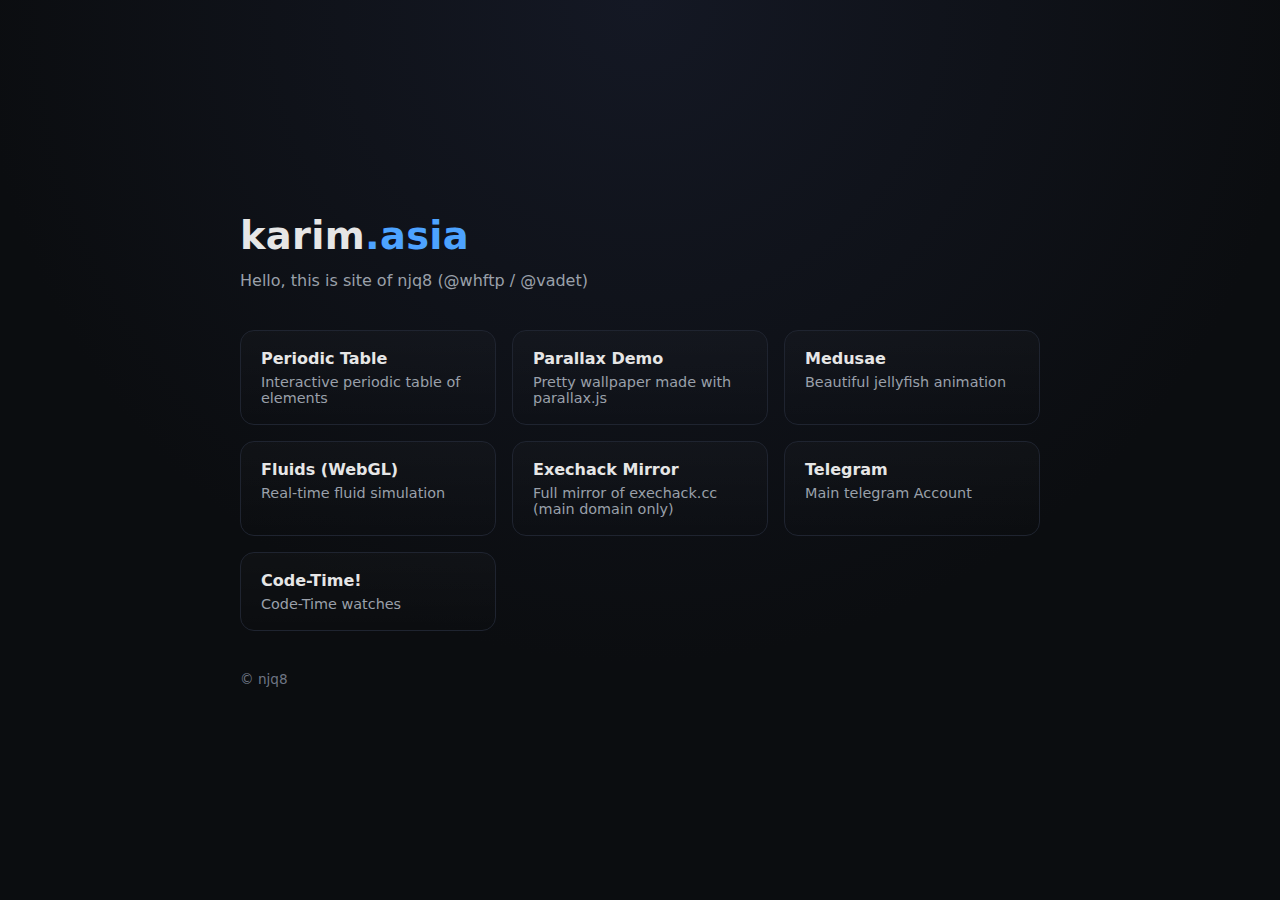
<file: index.html>
<!DOCTYPE html>
<html lang="ru">
<head>
  <meta charset="UTF-8" />
  <meta name="viewport" content="width=device-width, initial-scale=1.0" />
  <title>karim.asia</title>

  <style>
    :root {
      --bg: #0b0d10;
      --card: #12151c;
      --text: #e6e6e6;
      --muted: #9aa0aa;
      --accent: #4da3ff;
      --border: #1f2430;
    }

    * {
      box-sizing: border-box;
      margin: 0;
      padding: 0;
      font-family: system-ui, -apple-system, BlinkMacSystemFont, "Segoe UI",
                   Roboto, Ubuntu, "Helvetica Neue", Arial, sans-serif;
    }

    body {
      min-height: 100vh;
      background: radial-gradient(
        circle at top,
        #141824 0%,
        var(--bg) 60%
      );
      color: var(--text);
      display: flex;
      align-items: center;
      justify-content: center;
      padding: 24px;
    }

    .container {
      width: 100%;
      max-width: 800px;
    }

    header {
      margin-bottom: 32px;
    }

    h1 {
      font-size: 2.4rem;
      font-weight: 700;
      margin-bottom: 10px;
      letter-spacing: 0.3px;
    }

    h1 span {
      color: var(--accent);
    }

    p {
      color: var(--muted);
      line-height: 1.6;
      max-width: 600px;
    }

    .links {
      margin-top: 36px;
      display: grid;
      grid-template-columns: repeat(auto-fit, minmax(240px, 1fr));
      gap: 16px;
    }

    .card {
      background: linear-gradient(
        180deg,
        rgba(255,255,255,0.02),
        rgba(255,255,255,0)
      );
      border: 1px solid var(--border);
      border-radius: 14px;
      padding: 18px 20px;
      text-decoration: none;
      color: var(--text);
      transition: all 0.25s ease;
      position: relative;
      overflow: hidden;
    }

    .card::after {
      content: "";
      position: absolute;
      inset: 0;
      background: radial-gradient(
        300px circle at var(--x, 50%) var(--y, 50%),
        rgba(77,163,255,0.15),
        transparent 40%
      );
      opacity: 0;
      transition: opacity 0.25s;
    }

    .card:hover::after {
      opacity: 1;
    }

    .card:hover {
      transform: translateY(-4px);
      border-color: #2a3550;
    }

    .card-title {
      font-weight: 600;
      margin-bottom: 6px;
    }

    .card-desc {
      font-size: 0.9rem;
      color: var(--muted);
    }

    footer {
      margin-top: 40px;
      color: #6f7685;
      font-size: 0.85rem;
    }

    @media (max-width: 480px) {
      h1 {
        font-size: 1.8rem;
      }
    }
  </style>
</head>
<body>

  <div class="container">
    <header>
      <h1>karim<span>.asia</span></h1>
      <p>
        Hello, this is site of njq8 (@whftp / @vadet)
      </p>
    </header>

    <section class="links">
      <a class="card" href="https://karim.asia/periodic">
        <div class="card-title">Periodic Table</div>
        <div class="card-desc">
          Interactive periodic table of elements
        </div>
      </a>

      <a class="card" href="https://karim.asia/parallax">
        <div class="card-title">Parallax Demo</div>
        <div class="card-desc">
          Pretty wallpaper made with parallax.js
        </div>
      </a>

      <a class="card" href="https://karim.asia/medusae">
        <div class="card-title">Medusae</div>
        <div class="card-desc">
          Beautiful jellyfish animation
        </div>
      </a>

      <a class="card" href="https://karim.asia/fluids">
        <div class="card-title">Fluids (WebGL)</div>
        <div class="card-desc">
          Real‑time fluid simulation
        </div>
      </a>

      <a class="card" href="https://karim.asia/exechack">
        <div class="card-title">Exechack Mirror</div>
        <div class="card-desc">
          Full mirror of exechack.cc (main domain only)
        </div>
      </a>
	  
	  <a class="card" href="https://t.me/vadet">
        <div class="card-title">Telegram</div>
        <div class="card-desc">
          Main telegram Account
        </div>
      </a>
	  
	  <a class="card" href="https://karim.asia/codetime">
        <div class="card-title">Code-Time!</div>
        <div class="card-desc">
          Code-Time watches
        </div>
      </a>
    </section>

    <footer>
      © njq8
    </footer>
  </div>

  <script>
    document.querySelectorAll(".card").forEach(card => {
      card.addEventListener("mousemove", e => {
        const rect = card.getBoundingClientRect();
        card.style.setProperty("--x", `${e.clientX - rect.left}px`);
        card.style.setProperty("--y", `${e.clientY - rect.top}px`);
      });
    });
  </script>

</body>
</html>
</file>
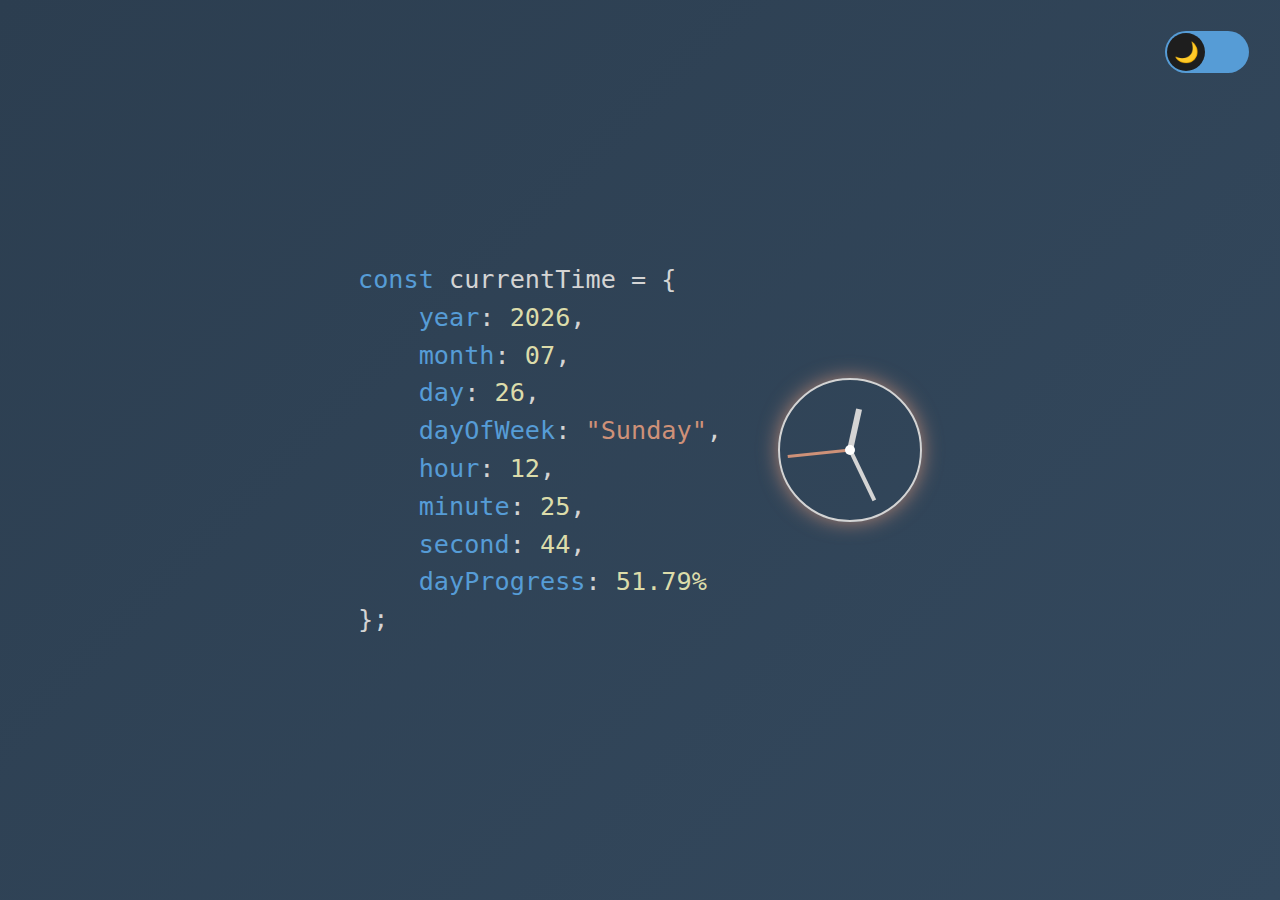
<file: codetime/index.html>
<!DOCTYPE html>
<html lang="en">
<head>
    <meta charset="UTF-8">
    <meta name="viewport" content="width=device-width, initial-scale=1.0">
    <title>Code Clock</title>
    <style>
        :root {
            --font-size: 25.2px;
            --gap: 56px;
            --clock-size: 140px;
            --hand-width: 2.8px;
            --switch-size: 84px;
            --switch-height: 42px;
        }

        body {
            margin: 0;
            padding: 0;
            display: flex;
            justify-content: center;
            align-items: center;
            height: 100vh;
            background: #1e1e1e;
            color: #d4d4d4;
            font-family: 'Courier New', Courier, monospace;
            font-size: var(--font-size);
            line-height: 1.5;
            transition: background 0.5s, color 0.5s;
        }

        pre {
            margin: 0;
            white-space: pre-wrap;
        }

        .container {
            display: flex;
            align-items: center;
            gap: var(--gap);
        }

        .code { color: #569cd6; }
        .number { color: #dcdcaa; }
        .string { color: #ce9178; }

        @keyframes gradientShift {
            0% { background-position: 0% 50%; }
            50% { background-position: 100% 50%; }
            100% { background-position: 0% 50%; }
        }

        .animated-background-dark {
            background: linear-gradient(135deg, #2c3e50, #34495e, #1e1e1e);
            background-size: 200% 200%;
            animation: gradientShift 10s ease infinite;
        }

        .animated-background-light {
            background: linear-gradient(135deg, #f0f0f0, #d3d3d3, #ffffff);
            background-size: 200% 200%;
            animation: gradientShift 10s ease infinite;
        }

        .analog-clock {
            width: var(--clock-size);
            height: var(--clock-size);
            border: var(--hand-width) solid;
            border-radius: 50%;
            position: relative;
            box-shadow: 0 0 20px rgba(206, 145, 120, 0.8);
            transition: box-shadow 0.5s;
        }

        .hand {
            position: absolute;
            background: currentColor;
            transform-origin: bottom center;
        }

        .hour-hand { width: 5.6px; height: 42px; top: 28px; left: 67.2px; }
        .minute-hand { width: 4.2px; height: 56px; top: 14px; left: 67.9px; }
        .second-hand { width: 2.8px; height: 63px; top: 7px; left: 68.6px; background: #ce9178; }

        /* Центральная точка */
        .center-dot {
            position: absolute;
            width: 10px;
            height: 10px;
            background: #fff; /* Белая точка по умолчанию для тёмной темы */
            border-radius: 50%;
            top: 50%;
            left: 50%;
            transform: translate(-50%, -50%);
            z-index: 2;
            transition: background 0.5s;
        }

        /* Для светлой темы точка становится чёрной */
        .animated-background-light .center-dot {
            background: #000;
        }

        .theme-switch {
            position: absolute;
            top: 28px;
            right: 28px;
            display: flex;
            align-items: center;
            gap: 14px;
        }

        .theme-switch label { font-size: var(--font-size); color: inherit; }
        .theme-switch input[type="checkbox"] {
            appearance: none;
            width: var(--switch-size);
            height: var(--switch-height);
            background: #569cd6;
            border-radius: 21px;
            position: relative;
            cursor: pointer;
            transition: background 0.3s;
        }

        .theme-switch input[type="checkbox"]::before {
            content: '🌙';
            position: absolute;
            width: 38px;
            height: 38px;
            background: #1e1e1e;
            border-radius: 50%;
            top: 2px;
            left: 2px;
            transition: transform 0.3s, content 0.3s;
            display: flex;
            align-items: center;
            justify-content: center;
            font-size: 20px;
        }

        .theme-switch input[type="checkbox"]:checked::before {
            content: '☀️';
            transform: translateX(42px);
            background: #f0f0f0;
        }

        .theme-switch input[type="checkbox"]:checked { background: #dcdcaa; }
    </style>
</head>
<body class="animated-background-dark">
    <div class="container">
        <pre id="code"></pre>
        <div class="analog-clock">
            <div class="hand hour-hand"></div>
            <div class="hand minute-hand"></div>
            <div class="hand second-hand"></div>
            <!-- Центральная точка -->
            <div class="center-dot"></div>
        </div>
    </div>

    <!-- Переключатель темы -->
    <div class="theme-switch">
        <label for="theme-toggle"></label>
        <input type="checkbox" id="theme-toggle" onclick="toggleTheme()">
    </div>

    <script>
        // Функция для обновления времени
        function updateTime() {
            const now = new Date();
            const hours = String(now.getHours()).padStart(2, '0');
            const minutes = String(now.getMinutes()).padStart(2, '0');
            const seconds = String(now.getSeconds()).padStart(2, '0');
            const year = now.getFullYear();
            const month = String(now.getMonth() + 1).padStart(2, '0');
            const day = String(now.getDate()).padStart(2, '0');
            const dayOfWeek = now.toLocaleString('en', { weekday: 'long' });

            // Прогресс дня в процентах
            const startOfDay = new Date(now);
            startOfDay.setHours(0, 0, 0, 0);
            const progress = ((now - startOfDay) / 86400000) * 100;

            // Определяем цвет чисел в зависимости от темы
            const isDarkTheme = document.body.classList.contains('animated-background-dark');
            const numberColor = isDarkTheme ? '#dcdcaa' : '#1e3a8a';

            // Форматируем текст как код
            const codeString = `
<span class="code">const</span> currentTime = {
    <span class="code">year</span>: <span class="number" style="color: ${numberColor}">${year}</span>,
    <span class="code">month</span>: <span class="number" style="color: ${numberColor}">${month}</span>,
    <span class="code">day</span>: <span class="number" style="color: ${numberColor}">${day}</span>,
    <span class="code">dayOfWeek</span>: <span class="string">"${dayOfWeek}"</span>,
    <span class="code">hour</span>: <span class="number" style="color: ${numberColor}">${hours}</span>,
    <span class="code">minute</span>: <span class="number" style="color: ${numberColor}">${minutes}</span>,
    <span class="code">second</span>: <span class="number" style="color: ${numberColor}">${seconds}</span>,
    <span class="code">dayProgress</span>: <span class="number" style="color: ${numberColor}">${progress.toFixed(2)}%</span>
};
            `;

            document.getElementById('code').innerHTML = codeString;

            // Анимация аналоговых часов
            const hourHand = document.querySelector('.hour-hand');
            const minuteHand = document.querySelector('.minute-hand');
            const secondHand = document.querySelector('.second-hand');

            const hourDeg = (now.getHours() % 12) * 30 + (now.getMinutes() * 0.5);
            const minuteDeg = now.getMinutes() * 6 + (now.getSeconds() * 0.1);
            const secondDeg = now.getSeconds() * 6;

            hourHand.style.transform = `rotate(${hourDeg}deg)`;
            minuteHand.style.transform = `rotate(${minuteDeg}deg)`;
            secondHand.style.transform = `rotate(${secondDeg}deg)`;
        }

        // Смена темы
        function toggleTheme() {
            const body = document.body;
            const isDark = body.classList.contains('animated-background-dark');

            if (isDark) {
                body.classList.remove('animated-background-dark');
                body.classList.add('animated-background-light');
                body.style.color = '#1e1e1e';
            } else {
                body.classList.remove('animated-background-light');
                body.classList.add('animated-background-dark');
                body.style.color = '#d4d4d4';
            }

            // Обновляем время, чтобы применить новый цвет чисел
            updateTime();
        }

        // Обновляем время каждую секунду
        setInterval(updateTime, 1000);
        updateTime(); // Инициализация сразу
    </script>
</body>
</html>
</file>
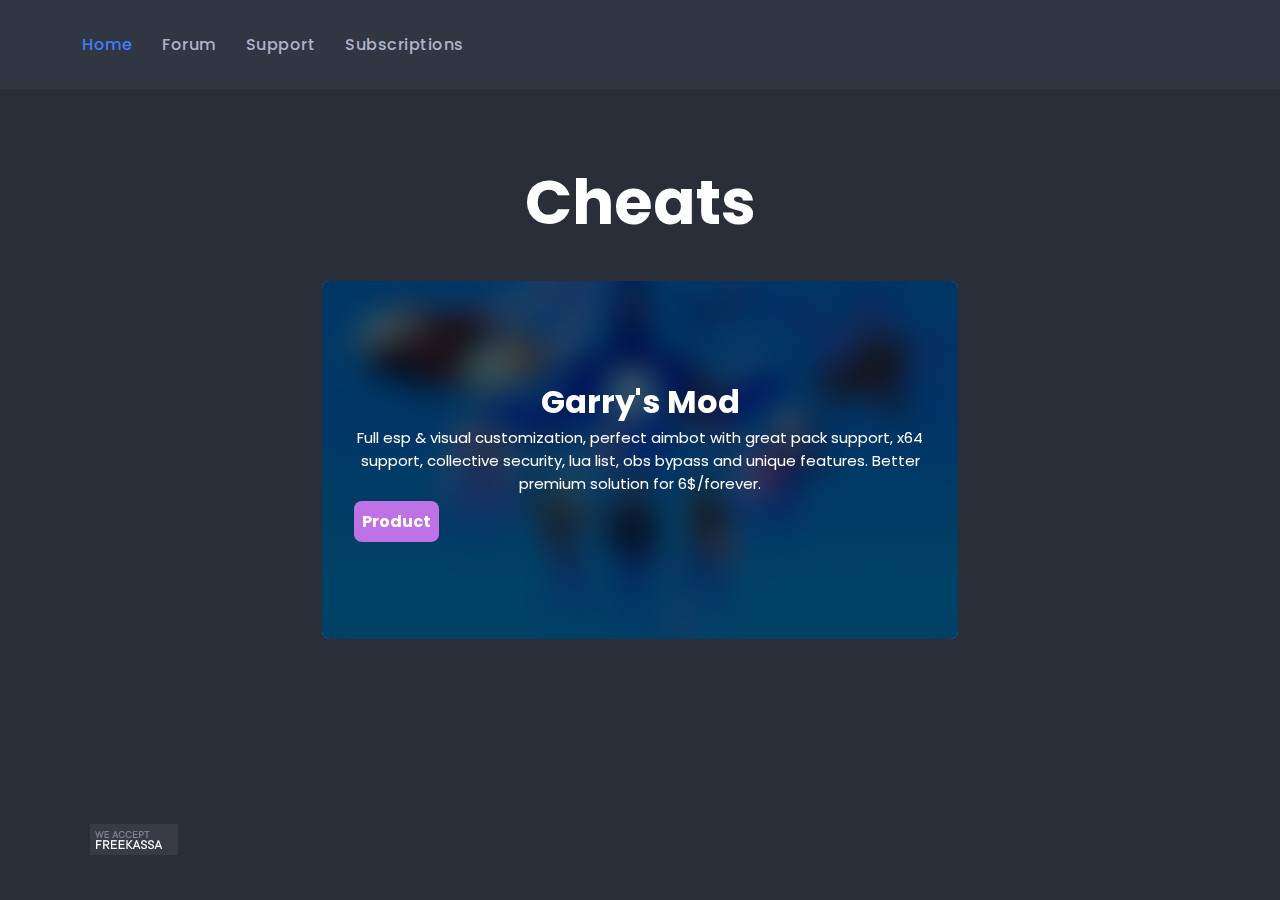
<file: exechack/index.html>
<!doctype html>
<html>
	<head>
		<meta charset="utf-8">
		<meta name="viewport" content="width=device-width, initial-scale=1">
		<link rel="icon" type="image/x-icon" href="favicon.ico">
		<meta name="keywords" content="exec hack garry's mod,exec hack crack,exec hack garry's mod скачать,exec hack garry's mod crack,exec hack обзор,exec hack,exec hack скачать,exec hack гаррис мод,exec hack купить,exec hack сайт,чит exec hack,old exec hack,чит на гаррис мод,чит на гаррис мод 2020,чит на гаррис мод aoshax,чит на гаррис мод на деньги,скачать чит на гаррис мод,чит на гмод,бесплатный чит на гаррис мод,лучший чит на гаррис мод,приватный чит на гаррис мод urbanichka, garry's mod darkrp, читерские будни, gmod, roleplay, garry's mod, darkrp, gmod rp, gmod darkrp, gmod fun, гаррис мод, гмод, гаррис мод рп, garry's mod rp, даркрп, ролеплей, fps game, фпс, 4k, gmod fps, нарезка, gmod roleplay, рп, rp, roleplay server, fps, фпс игры, gmod funny, урбаничка, gmod trolling, gmod lol, будни, let's play, летсплей, монтаж, hd, roleplay hd, gmod hd, лучшее качество, тестим, чит, cheat, lee, cheat v1, v1, lee cheat, garrys mod, дарк рп, gmoddarkrp, garrysmoddarkrp, dark rp, монтаж и смешные моменты, миквол, micvol, гарис мод, мод, гаррис мод даркрп, oink.industies wraith.su cheadleware.net pingware.top chieftain.cc royalhack.net aimware.net гаррис, гарис, game, угар, rytra, role play, gameplay, urbanichka, wycc220, прикол, 2016, 2017, новый, год, sip, sipkiller, killer, hack, server, exploit, backdoor, hack server, money darkrp, flame rp, exploit menu, r8, cs go, r8 обзор, r8 garrys mod, r8 gmod, r8 exploit, hacked server, private, aimbot, wallhack, russian, english, best, free, buy, server hacker, defqon, cityzenhack, cityzen hack, чит для гмод 2018, чит для дарк рп, scp gmod, аим гмодgarrys mod, гаррис мод, дарк рп, гмод, dark rp, gmod darkrp, darkrp, garry's, gmod dark rp, гаррис мод рп, гаррис мод даркрп, даркрп, garry's mod dark rp">
		<meta name="description" content="Best private premium cheat for Garry's Mod, perfect aimbot, full customization esp, bunnyhop, wallhack. Лучший приватный хак чит для гмода гаррисмода, отличный аимбот, полное вх есп, бхоп."/>
		<link href="https://cdn.jsdelivr.net/npm/bootstrap@5.0.0-beta1/dist/css/bootstrap.min.css" rel="stylesheet" integrity="sha384-giJF6kkoqNQ00vy+HMDP7azOuL0xtbfIcaT9wjKHr8RbDVddVHyTfAAsrekwKmP1" crossorigin="anonymous">
		<link href="fonts.css" rel="stylesheet">
		<link href="style.css" rel="stylesheet">
		<title>exechack.cc - #1 gmod cheat</title>
	</head>
  <body>
	<div class="container-fluid" style="height: 60px;">
        <div class="row">
          <nav class="navbar">
            <div class="navbar__toggle">
              <div class="bros_tog"></div>
              <div class="bros_tog2"></div>
              <div class="bros_tog3"></div>
            </div>
            <div class="container">
                <div class="row">
                    <ul class="navbar_ml">
                        <p class="logo_hide_pc">exechack.cc</p>
                        <button class="button_hide_pc">&times;</button>
                        <li class="navbar_item">
                            <a href="?" class="navbar_link" style="color:#3D7EFE">Home</a>
                        </li>
                        <li class="navbar_item">
                            <a href="https://x.exechack.cc/forum/" class="navbar_link">Forum</a>
                        </li>
                        <li class="navbar_item">
                            <a href="https://x.exechack.cc/forum/tickets" class="navbar_link">Support</a>
                        </li>
                        <li class="navbar_item">
                          <a href="https://x.exechack.cc/forum/subscriptions" class="navbar_link">Subscriptions</a>
                        </li>
                        <p class="hide_txt_pc">exechack.cc</p>  
                      </ul>
                </div>
            </div>
          </nav>
        </div>
    </div>
	<div class="container">
		<section class=py-5>

		</section>
	</div>

	<div class="container-fluid">
		<div class="row">
		<div class="title">
			Cheats
		</div>
		
		<div class="box_buy">
			<div class="img__info">
				<img src="gmodbg.jpg" class="img__info">
				<div class="left__info">
					<div class="content">
						<div class="left__header">
						Garry's Mod
						</div>
						<div class="left__desc">
						Full esp &amp; visual customization, perfect aimbot with great pack support, x64 support, collective security, lua list, obs bypass and unique features. Better premium solution for 6$/forever.
						</div>
						<div class="d-flex justify-content-center">
							<a href="gmod/" class="left__btn">Product</a>
						</div>
					</div>
				</div>
			</div>
		</div>
<!--		
		<div class="box_buy">
			<div class="img__info">
				<img src="https://i.ibb.co/dwfS9LSF/image.png" class="img__info">
				<div class="left__info">
					<div class="content">
						<div class="left__header">
						Fake Reports
						</div>
						<div class="left__desc">
						Our competitors have sent spam reports about fake phishing, sorry for the inconvenience, we are working on it
						</div>
						<div class="d-flex justify-content-center">
							<a href="https://i.postimg.cc/02xJH4H0/image.png" target="_blank" class="left__btn">Details</a>
						</div>
					</div>
				</div>
			</div>
		</div>
	-->	

		</div>
	</div>
	<div class="container">
		<div class="row">
			<a href="https://freekassa.com/" target="_blank">
				<img src="fk.png" class="img__down">
			</a>
		</div>
	</div>
    <script src="main.js"></script>
    <script src="https://code.jquery.com/jquery-3.5.1.slim.min.js" integrity="sha384-DfXdz2htPH0lsSSs5nCTpuj/zy4C+OGpamoFVy38MVBnE+IbbVYUew+OrCXaRkfj" crossorigin="anonymous"></script>
    <script src="https://cdn.jsdelivr.net/npm/bootstrap@4.5.3/dist/js/bootstrap.bundle.min.js" integrity="sha384-ho+j7jyWK8fNQe+A12Hb8AhRq26LrZ/JpcUGGOn+Y7RsweNrtN/tE3MoK7ZeZDyx" crossorigin="anonymous"></script>
  </body>
</html>
</file>
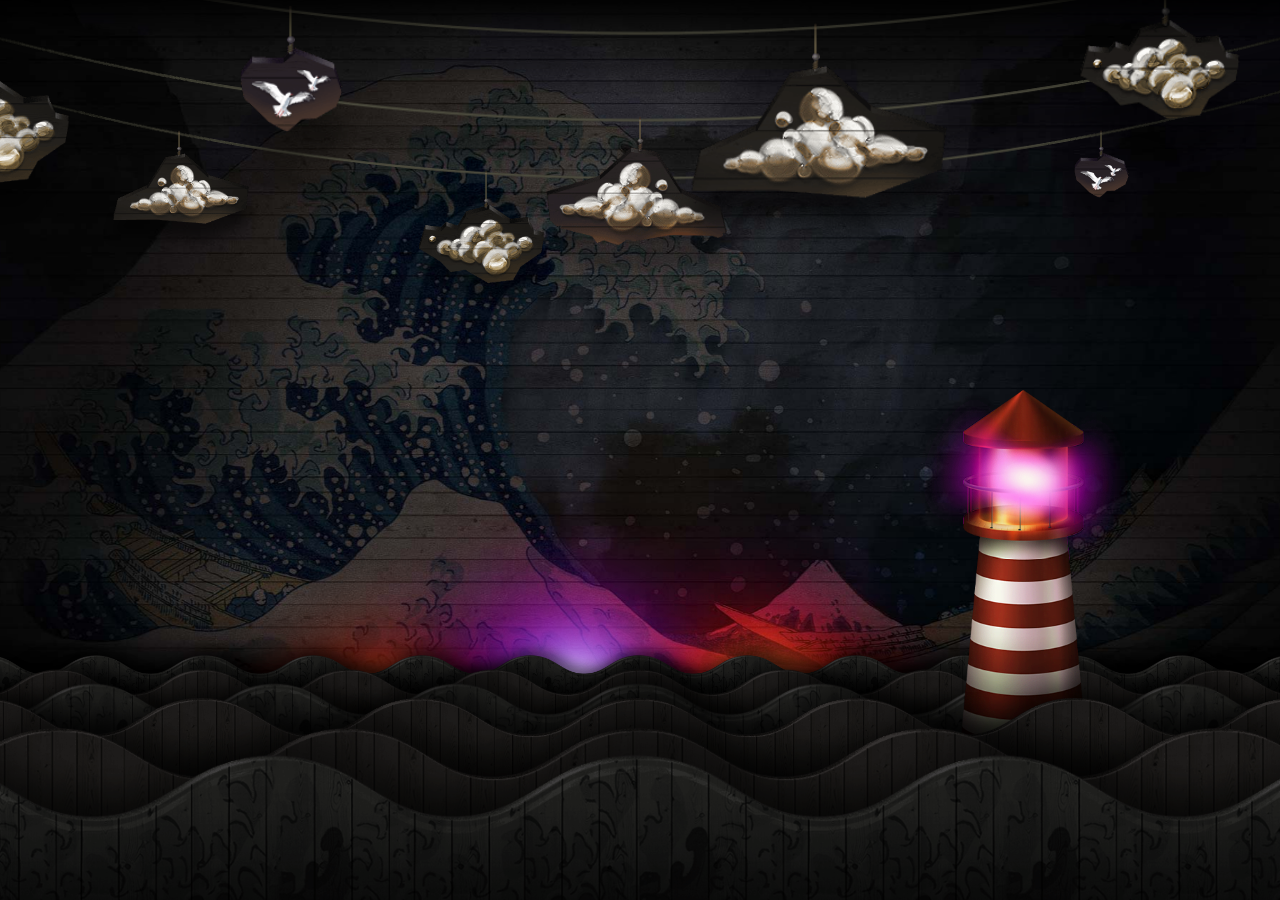
<file: parallax/index.html>
<!DOCTYPE html>
<html>
<head>

	<meta charset="utf-8">

	<title>parallax.js</title>

	<!-- Behavioral Meta Data -->
	<meta name="apple-mobile-web-app-capable" content="yes">
	<meta name="viewport" content="width=device-width, initial-scale=1, maximum-scale=1, user-scalable=no">

	<!-- Core Meta Data -->
	<meta name="author" content="Matthew Wagerfield">
	<meta name="description" content="Simple, lightweight Parallax Engine that reacts to the orientation of a smart device">
	<meta name="keywords" content="parallax,javascript,jquery,zepto,plugin">

	<!-- Open Graph Meta Data -->
	<meta property="og:description" content="Simple, lightweight Parallax Engine that reacts to the orientation of a smart device">
	<meta property="og:site_name" content="parallax.js">
	<meta property="og:title" content="parallax.js">
	<meta property="og:type" content="website">
	<meta property="og:url" content="http://wagerfield.github.io/parallax/index.html">

	<!-- Humans -->
	<link rel="author" href="humans.txt" />

	<!-- Styles -->
	<link rel="stylesheet" type="text/css" href="assets/styles/css/styles.css"/>

</head>
<body>

	<div id="fb-root"></div>

	<div id="container" class="wrapper">
		<ul id="scene" class="scene unselectable"
			data-friction-x="0.1"
			data-friction-y="0.1"
			data-scalar-x="25"
			data-scalar-y="15">
			<li class="layer" data-depth="0.00"></li>
			<li class="layer" data-depth="0.10"><div class="background"></div></li>
			<li class="layer" data-depth="0.10"><div class="light orange b phase-4"></div></li>
			<li class="layer" data-depth="0.10"><div class="light purple c phase-5"></div></li>
			<li class="layer" data-depth="0.10"><div class="light orange d phase-3"></div></li>
			<li class="layer" data-depth="0.15">
				<ul class="rope depth-10">
					<li><img src="assets/images/rope.png" alt="Rope"></li>
					<li class="hanger position-2">
						<div class="board cloud-2 swing-1"></div>
					</li>
					<li class="hanger position-4">
						<div class="board cloud-1 swing-3"></div>
					</li>
					<li class="hanger position-8">
						<div class="board birds swing-5"></div>
					</li>
				</ul>
			</li>	
			<li class="layer" data-depth="0.30">
				<ul class="rope depth-30">
					<li><img src="assets/images/rope.png" alt="Rope"></li>
					<li class="hanger position-1">
						<div class="board cloud-1 swing-3"></div>
					</li>
					<li class="hanger position-5">
						<div class="board cloud-4 swing-1"></div>
					</li>
				</ul>
			</li>
			<li class="layer" data-depth="0.30"><div class="wave paint depth-30"></div></li>
			<li class="layer" data-depth="0.40"><div class="wave plain depth-40"></div></li>
			<li class="layer" data-depth="0.50"><div class="wave paint depth-50"></div></li>
			<li class="layer" data-depth="0.60"><div class="lighthouse depth-60"></div></li>
			<li class="layer" data-depth="0.60">
				<ul class="rope depth-60">
					<li><img src="assets/images/rope.png" alt="Rope"></li>
					<li class="hanger position-3">
						<div class="board birds swing-5"></div>
					</li>
					<li class="hanger position-6">
						<div class="board cloud-2 swing-2"></div>
					</li>
					<li class="hanger position-8">
						<div class="board cloud-3 swing-4"></div>
					</li>
				</ul>
			</li>
			<li class="layer" data-depth="0.60"><div class="wave plain depth-60"></div></li>
			<li class="layer" data-depth="0.80"><div class="wave plain depth-80"></div></li>
			<li class="layer" data-depth="1.00"><div class="wave paint depth-100"></div></li>
		</ul>

		<section id="about" class="wrapper about hide accelerate">
			<div class="cell accelerate">
				<div class="cables center accelerate">
					<div class="panel accelerate">
						<header>
							<h1>parallax<em>.js</em></h1>
						</header>
						<p>WOW, that's deep man! <strong>parallax.js</strong> reacts to the orientation of your smart device, offsetting layers depending on their depth within a scene... Oh, you don't have a smart device? No worries, if no gyroscope or motion detection hardware is available, <strong>parallax.js</strong> uses the position of your cursor instead. Radical.</p>
						<p>This project is a collaboration between<br><a href="http://matthew.wagerfield.com" target="_blank">Matthew Wagerfield</a> &amp; <a href="http://cargocollective.com/whydontwetry" target="_blank">Claudio Guglieri</a>.</p>
						<div class="social">
							<a href="https://twitter.com/wagerfield" class="twitter-follow-button" data-show-count="false">Follow <span class="handle">@wagerfield</span></a>
							<a href="https://twitter.com/claudioguglieri" class="twitter-follow-button" data-show-count="false">Follow <span class="handle">@claudioguglieri</span></a>
						</div>
						<ul class="links">
							<li><a class="download" href="https://github.com/wagerfield/parallax/archive/master.zip">Download</a></li>
							<li><a class="github" target="_blank" href="https://github.com/wagerfield/parallax">GitHub</a></li>
						</ul>
					</div>
				</div>
			</div>
		</section>
		<!--
		<button id="toggle" class="toggle i">
			<div class="cross">
				<div class="x"></div>
				<div class="y"></div>
			</div>
		</button>
			-->
		<div id="prompt" class="wrapper prompt hide accelerate">
			<div class="cell accelerate">
				<div class="panel center unselectable accelerate">
					<button id="dismiss" class="dismiss">
						<div class="cross">
							<div class="x"></div>
							<div class="y"></div>
						</div>
					</button>
					<div class="tilt-scene">
						<img class="tilt" src="assets/images/tilt.png">
					</div>
					<h2>Tilting is fun!</h2>
					<p>For the best experience, check out this site on a mobile or tablet equipped with a gyroscope</p>
					<p>(iPads are the coolest)</p>
				</div>
			</div>
		</div>
		<!--
		<footer>
			<div class="fb-like" data-href="http://wagerfield.github.io/parallax/" data-width="400" data-layout="button_count" data-show-faces="false" data-send="false"></div>
			<a href="https://twitter.com/share" class="twitter-share-button" data-url="http://wagerfield.github.io/parallax/" data-text="Tilting is fun! Check out #parallax.js by @wagerfield & @claudioguglieri »">Tweet</a>
		</footer>
		-->
	</div>
	<!--
	<div id="awwwards" class="left white">
		<a href="http://www.awwwards.com" target="_blank">best websites of the world</a>
	</div>
	-->
	<!-- Scripts -->
	<script src="assets/scripts/js/libraries.min.js"></script>
	<script src="deploy/jquery.parallax.js"></script>
	<script>

	// jQuery Selections
	var $html = $('html'),
			$container = $('#container'),
			$prompt = $('#prompt'),
			$toggle = $('#toggle'),
			$about = $('#about'),
			$scene = $('#scene');

	// Hide browser menu.
	(function() {
		setTimeout(function(){window.scrollTo(0,0);},0);
	})();

	// Setup FastClick.
	FastClick.attach(document.body);

	// Add touch functionality.
	if (Hammer.HAS_TOUCHEVENTS) {
		$container.hammer({drag_lock_to_axis: true});
		_.tap($html, 'a,button,[data-tap]');
	}

	// Add touch or mouse class to html element.
	$html.addClass(Hammer.HAS_TOUCHEVENTS ? 'touch' : 'mouse');

	// Resize handler.
	(resize = function() {
		$scene[0].style.width = window.innerWidth + 'px';
		$scene[0].style.height = window.innerHeight + 'px';
		if (!$prompt.hasClass('hide')) {
			if (window.innerWidth < 600) {
				$toggle.addClass('hide');
			} else {
				$toggle.removeClass('hide');
			}
		}
	})();

	// Attach window listeners.
	window.onresize = _.debounce(resize, 200);
	window.onscroll = _.debounce(resize, 200);

	function showDetails() {
		$about.removeClass('hide');
		$toggle.removeClass('i');
	}

	function hideDetails() {
		$about.addClass('hide');
		$toggle.addClass('i');
	}

	// Listen for toggle click event.
	$toggle.on('click', function(event) {
		$toggle.hasClass('i') ? showDetails() : hideDetails();
	});

	// Pretty simple huh?
	$scene.parallax();

	// Check for orientation support.
	setTimeout(function() {
		if ($scene.data('mode') === 'cursor') {
			$prompt.removeClass('hide');
			if (window.innerWidth < 600) $toggle.addClass('hide');
			$prompt.on('click', function(event) {
				$prompt.addClass('hide');
				if (window.innerWidth < 600) {
					setTimeout(function() {
						$toggle.removeClass('hide');
					},1200);
				}
			});
		}
	},1000);

	</script>

</body>
</html>
</file>
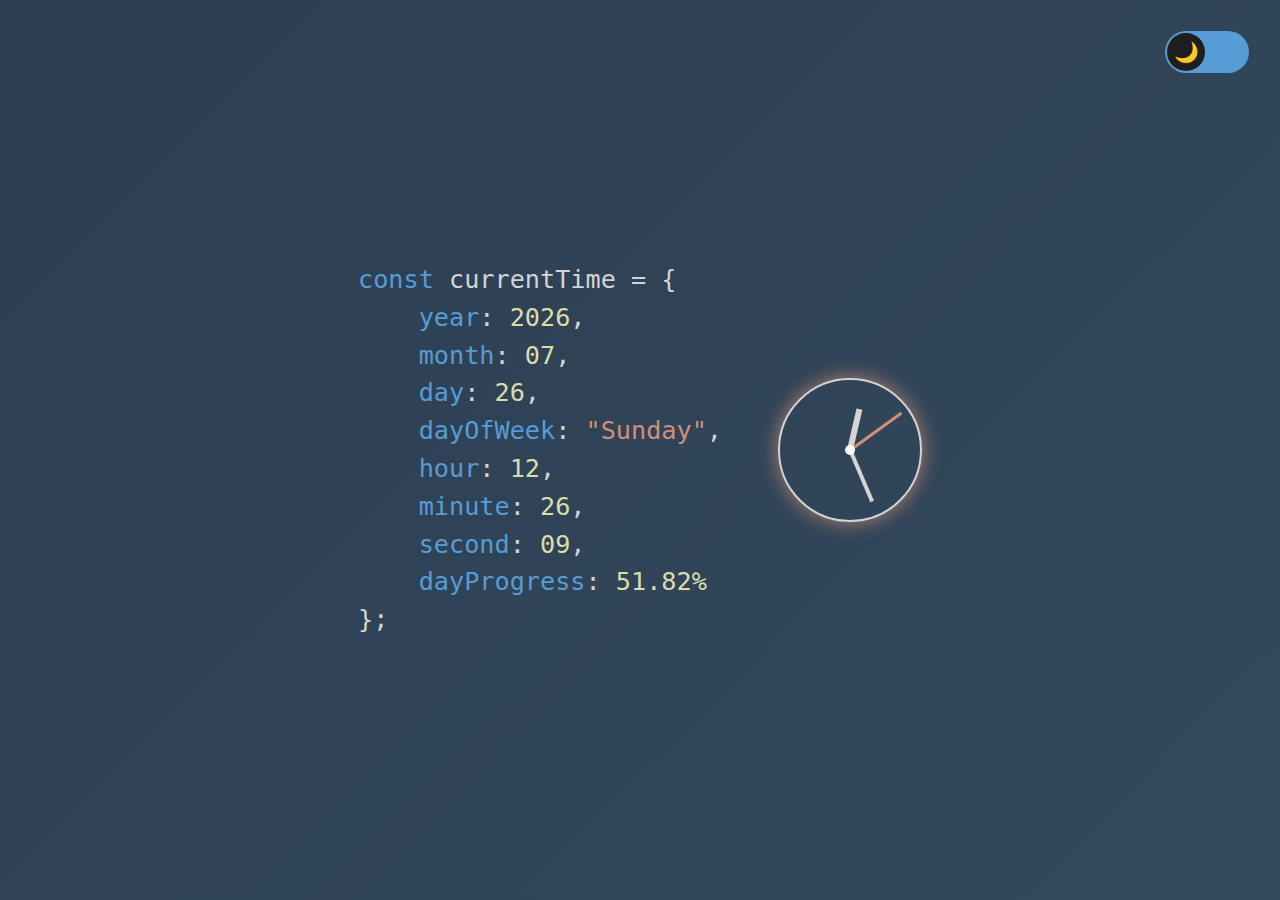
<file: codetime/CodeTime.html>
<!DOCTYPE html>
<html lang="en">
<head>
    <meta charset="UTF-8">
    <meta name="viewport" content="width=device-width, initial-scale=1.0">
    <title>Code Clock</title>
    <style>
        :root {
            --font-size: 25.2px;
            --gap: 56px;
            --clock-size: 140px;
            --hand-width: 2.8px;
            --switch-size: 84px;
            --switch-height: 42px;
        }

        body {
            margin: 0;
            padding: 0;
            display: flex;
            justify-content: center;
            align-items: center;
            height: 100vh;
            background: #1e1e1e;
            color: #d4d4d4;
            font-family: 'Courier New', Courier, monospace;
            font-size: var(--font-size);
            line-height: 1.5;
            transition: background 0.5s, color 0.5s;
        }

        pre {
            margin: 0;
            white-space: pre-wrap;
        }

        .container {
            display: flex;
            align-items: center;
            gap: var(--gap);
        }

        .code { color: #569cd6; }
        .number { color: #dcdcaa; }
        .string { color: #ce9178; }

        @keyframes gradientShift {
            0% { background-position: 0% 50%; }
            50% { background-position: 100% 50%; }
            100% { background-position: 0% 50%; }
        }

        .animated-background-dark {
            background: linear-gradient(135deg, #2c3e50, #34495e, #1e1e1e);
            background-size: 200% 200%;
            animation: gradientShift 10s ease infinite;
        }

        .animated-background-light {
            background: linear-gradient(135deg, #f0f0f0, #d3d3d3, #ffffff);
            background-size: 200% 200%;
            animation: gradientShift 10s ease infinite;
        }

        .analog-clock {
            width: var(--clock-size);
            height: var(--clock-size);
            border: var(--hand-width) solid;
            border-radius: 50%;
            position: relative;
            box-shadow: 0 0 20px rgba(206, 145, 120, 0.8);
            transition: box-shadow 0.5s;
        }

        .hand {
            position: absolute;
            background: currentColor;
            transform-origin: bottom center;
        }

        .hour-hand { width: 5.6px; height: 42px; top: 28px; left: 67.2px; }
        .minute-hand { width: 4.2px; height: 56px; top: 14px; left: 67.9px; }
        .second-hand { width: 2.8px; height: 63px; top: 7px; left: 68.6px; background: #ce9178; }

        /* Центральная точка */
        .center-dot {
            position: absolute;
            width: 10px;
            height: 10px;
            background: #fff; /* Белая точка по умолчанию для тёмной темы */
            border-radius: 50%;
            top: 50%;
            left: 50%;
            transform: translate(-50%, -50%);
            z-index: 2;
            transition: background 0.5s;
        }

        /* Для светлой темы точка становится чёрной */
        .animated-background-light .center-dot {
            background: #000;
        }

        .theme-switch {
            position: absolute;
            top: 28px;
            right: 28px;
            display: flex;
            align-items: center;
            gap: 14px;
        }

        .theme-switch label { font-size: var(--font-size); color: inherit; }
        .theme-switch input[type="checkbox"] {
            appearance: none;
            width: var(--switch-size);
            height: var(--switch-height);
            background: #569cd6;
            border-radius: 21px;
            position: relative;
            cursor: pointer;
            transition: background 0.3s;
        }

        .theme-switch input[type="checkbox"]::before {
            content: '🌙';
            position: absolute;
            width: 38px;
            height: 38px;
            background: #1e1e1e;
            border-radius: 50%;
            top: 2px;
            left: 2px;
            transition: transform 0.3s, content 0.3s;
            display: flex;
            align-items: center;
            justify-content: center;
            font-size: 20px;
        }

        .theme-switch input[type="checkbox"]:checked::before {
            content: '☀️';
            transform: translateX(42px);
            background: #f0f0f0;
        }

        .theme-switch input[type="checkbox"]:checked { background: #dcdcaa; }
    </style>
</head>
<body class="animated-background-dark">
    <div class="container">
        <pre id="code"></pre>
        <div class="analog-clock">
            <div class="hand hour-hand"></div>
            <div class="hand minute-hand"></div>
            <div class="hand second-hand"></div>
            <!-- Центральная точка -->
            <div class="center-dot"></div>
        </div>
    </div>

    <!-- Переключатель темы -->
    <div class="theme-switch">
        <label for="theme-toggle"></label>
        <input type="checkbox" id="theme-toggle" onclick="toggleTheme()">
    </div>

    <script>
        // Функция для обновления времени
        function updateTime() {
            const now = new Date();
            const hours = String(now.getHours()).padStart(2, '0');
            const minutes = String(now.getMinutes()).padStart(2, '0');
            const seconds = String(now.getSeconds()).padStart(2, '0');
            const year = now.getFullYear();
            const month = String(now.getMonth() + 1).padStart(2, '0');
            const day = String(now.getDate()).padStart(2, '0');
            const dayOfWeek = now.toLocaleString('en', { weekday: 'long' });

            // Прогресс дня в процентах
            const startOfDay = new Date(now);
            startOfDay.setHours(0, 0, 0, 0);
            const progress = ((now - startOfDay) / 86400000) * 100;

            // Определяем цвет чисел в зависимости от темы
            const isDarkTheme = document.body.classList.contains('animated-background-dark');
            const numberColor = isDarkTheme ? '#dcdcaa' : '#1e3a8a';

            // Форматируем текст как код
            const codeString = `
<span class="code">const</span> currentTime = {
    <span class="code">year</span>: <span class="number" style="color: ${numberColor}">${year}</span>,
    <span class="code">month</span>: <span class="number" style="color: ${numberColor}">${month}</span>,
    <span class="code">day</span>: <span class="number" style="color: ${numberColor}">${day}</span>,
    <span class="code">dayOfWeek</span>: <span class="string">"${dayOfWeek}"</span>,
    <span class="code">hour</span>: <span class="number" style="color: ${numberColor}">${hours}</span>,
    <span class="code">minute</span>: <span class="number" style="color: ${numberColor}">${minutes}</span>,
    <span class="code">second</span>: <span class="number" style="color: ${numberColor}">${seconds}</span>,
    <span class="code">dayProgress</span>: <span class="number" style="color: ${numberColor}">${progress.toFixed(2)}%</span>
};
            `;

            document.getElementById('code').innerHTML = codeString;

            // Анимация аналоговых часов
            const hourHand = document.querySelector('.hour-hand');
            const minuteHand = document.querySelector('.minute-hand');
            const secondHand = document.querySelector('.second-hand');

            const hourDeg = (now.getHours() % 12) * 30 + (now.getMinutes() * 0.5);
            const minuteDeg = now.getMinutes() * 6 + (now.getSeconds() * 0.1);
            const secondDeg = now.getSeconds() * 6;

            hourHand.style.transform = `rotate(${hourDeg}deg)`;
            minuteHand.style.transform = `rotate(${minuteDeg}deg)`;
            secondHand.style.transform = `rotate(${secondDeg}deg)`;
        }

        // Смена темы
        function toggleTheme() {
            const body = document.body;
            const isDark = body.classList.contains('animated-background-dark');

            if (isDark) {
                body.classList.remove('animated-background-dark');
                body.classList.add('animated-background-light');
                body.style.color = '#1e1e1e';
            } else {
                body.classList.remove('animated-background-light');
                body.classList.add('animated-background-dark');
                body.style.color = '#d4d4d4';
            }

            // Обновляем время, чтобы применить новый цвет чисел
            updateTime();
        }

        // Обновляем время каждую секунду
        setInterval(updateTime, 1000);
        updateTime(); // Инициализация сразу
    </script>
</body>
</html>
</file>
<file: exechack/fonts.css>
@import url('https://fonts.googleapis.com/css2?family=Poppins:wght@100&display=swap');
@import url('https://fonts.googleapis.com/css2?family=Poppins:wght@200&display=swap');
@import url('https://fonts.googleapis.com/css2?family=Poppins:wght@300&display=swap');
@import url('https://fonts.googleapis.com/css2?family=Poppins&display=swap');
@import url('https://fonts.googleapis.com/css2?family=Poppins:wght@500&display=swap');
@import url('https://fonts.googleapis.com/css2?family=Poppins:wght@600&display=swap');
@import url('https://fonts.googleapis.com/css2?family=Poppins:wght@700&display=swap');
@import url('https://fonts.googleapis.com/css2?family=Poppins:wght@800&display=swap');
@import url('https://fonts.googleapis.com/css2?family=Poppins:wght@900&display=swap');

@import url('https://fonts.googleapis.com/css2?family=Sen&display=swap');
@import url('https://fonts.googleapis.com/css2?family=Sen:wght@700&display=swap');
@import url('https://fonts.googleapis.com/css2?family=Sen:wght@800&display=swap');
</file>
<file: parallax/assets/styles/css/styles.css>
article,
aside,
details,
figcaption,
figure,
footer,
header,
hgroup,
nav,
section,
summary {
  display: block; }

audio,
canvas,
video {
  display: inline-block;
  *display: inline;
  *zoom: 1; }

audio:not([controls]) {
  display: none;
  height: 0; }

[hidden] {
  display: none; }

html {
  font-size: 100%;
  -webkit-text-size-adjust: 100%;
  -ms-text-size-adjust: 100%; }

html,
button,
input,
select,
textarea {
  font-family: sans-serif; }

body {
  margin: 0;
  overflow: hidden; }

a:focus {
  outline: thin dotted; }

a:hover,
a:active {
  outline: 0; }

abbr[title] {
  border-bottom: 1px dotted; }

b,
strong {
  font-weight: bold; }

dfn {
  font-style: italic; }

mark {
  background: #ff0;
  color: #000; }

pre,
code,
kbd,
samp {
  font-family: monospace, serif;
  _font-family: "courier new", monospace;
  font-size: 1em; }

q {
  quotes: none; }

q:before,
q:after {
  content: "";
  content: none; }

small {
  font-size: 75%; }

sub,
sup {
  font-size: 75%;
  line-height: 0;
  position: relative;
  vertical-align: baseline; }

sup {
  top: -0.5em; }

sub {
  bottom: -0.25em; }

dl,
menu,
ol,
ul {
  margin: 1em 0; }

dd {
  margin: 0 0 0 40px; }

menu,
ol,
ul {
  padding: 0 0 0 40px; }

nav ul,
nav ol {
  list-style: none;
  list-style-image: none; }

img {
  border: 0;
  -ms-interpolation-mode: bicubic; }

svg:not(:root) {
  overflow: hidden; }

figure {
  margin: 0; }

form {
  margin: 0; }

fieldset {
  border: 1px solid #c0c0c0;
  margin: 0 0;
  padding: 0.35em 0.625em 0.75em; }

legend {
  border: 0;
  padding: 0;
  white-space: normal;
  *margin-left: -7px; }

button,
input,
select,
textarea {
  font-size: 100%;
  margin: 0;
  vertical-align: baseline;
  *vertical-align: middle; }

button,
input {
  line-height: normal; }

button,
input[type="button"],
input[type="reset"],
input[type="submit"] {
  cursor: pointer;
  -webkit-appearance: button;
  *overflow: visible; }

button[disabled],
input[disabled] {
  cursor: default; }

input[type="checkbox"],
input[type="radio"] {
  box-sizing: border-box;
  padding: 0;
  *height: 13px;
  *width: 13px; }

input[type="search"] {
  -webkit-appearance: textfield;
  -moz-box-sizing: content-box;
  -webkit-box-sizing: content-box;
  box-sizing: content-box; }

input[type="search"]::-webkit-search-decoration,
input[type="search"]::-webkit-search-cancel-button {
  -webkit-appearance: none; }

button::-moz-focus-inner,
input::-moz-focus-inner {
  border: 0;
  padding: 0; }

textarea {
  overflow: auto;
  vertical-align: top; }

table {
  border-collapse: collapse;
  border-spacing: 0; }

@font-face {
  font-family: "icons";
  src: url("../../fonts/icons/icons.eot");
  src: url("../../fonts/icons/icons.eot?#iefix") format("embedded-opentype"), url("../../fonts/icons/icons.woff") format("woff"), url("../../fonts/icons/icons.ttf") format("truetype"), url("../../fonts/icons/icons.svg#icons") format("svg");
  font-weight: normal;
  font-style: normal; }
::selection {
  text-shadow: none;
  background: #000000;
  color: #FFFFFF; }

::-moz-selection {
  text-shadow: none;
  background: #000000;
  color: #FFFFFF; }

html {
  font-family: "Roboto Slab", sans-serif;
  font-size: 12px; }

body {
  -webkit-font-smoothing: antialiased;
  text-rendering: optimizeLegibility;
  line-height: 1.4em;
  background-color: #000000;
  text-align: center;
  color: #FFFFFF; }

h1, h2, h3 {
  line-height: 1.4em;
  font-weight: 300;
  margin: 0; }

h1 {
  font-size: 2.83333em; }

h2 {
  font-size: 2.33333em; }

p {
  margin: 0 0 1.4em; }

em {
  font-style: normal;
  color: #D92400; }

img {
  display: block;
  width: 100%; }

ul {
  list-style: none;
  display: block;
  padding: 0;
  margin: 0; }

a {
  text-decoration: none;
  color: #D92400; }

button {
  -webkit-font-smoothing: antialiased;
  -webkit-border-radius: 24px;
  -moz-border-radius: 24px;
  border-radius: 24px;
  -webkit-background-clip: padding-box;
  -moz-background-clip: padding-box;
  background-clip: padding-box;
  font-size: 1.33333em;
  line-height: 45.6px;
  font-family: "Dosis", sans-serif;
  background-color: #F2F2F2;
  font-weight: 600;
  height: 48px;
  width: 48px;
  position: relative;
  display: block;
  margin: 0 auto;
  outline: none;
  border: none; }
  button.hide {
    opacity: 0; }

footer {
  position: absolute;
  text-align: right;
  line-height: 0;
  font-size: 0;
  bottom: 0;
  right: 0;
  left: 0; }
  footer .fb-like {
    display: inline-block;
    position: absolute;
    margin-left: 12px;
    bottom: 48px;
    right: 22px; }
  footer .twitter-share-button {
    display: inline-block;
    position: absolute;
    margin-left: 12px;
    bottom: 20px;
    right: 10px; }

.accelerate {
  -webkit-transform: translate3d(0,0,0);
  -moz-transform: translate3d(0,0,0);
  transform: translate3d(0,0,0);
  -webkit-transform-style: preserve-3d;
  -moz-transform-style: preserve-3d;
  transform-style: preserve-3d;
  -webkit-backface-visibility: hidden;
  -moz-backface-visibility: hidden;
  backface-visibility: hidden; }

.center {
  max-width: 400px;
  margin: 0 auto;
  width: 88%; }

.wrapper {
  min-height: 460px;
  position: absolute;
  overflow: hidden;
  display: table;
  height: 100%;
  width: 100%;
  left: 0;
  top: 0; }

.cell {
  vertical-align: middle;
  display: table-cell; }

.panel {
  -webkit-box-shadow: 0 2px 8px rgba(0, 0, 0, 0.6);
  -moz-box-shadow: 0 2px 8px rgba(0, 0, 0, 0.6);
  box-shadow: 0 2px 8px rgba(0, 0, 0, 0.6);
  -webkit-border-radius: 6px;
  -moz-border-radius: 6px;
  border-radius: 6px;
  -webkit-background-clip: padding-box;
  -moz-background-clip: padding-box;
  background-clip: padding-box;
  -webkit-transform: translate3d(0,0,0);
  -moz-transform: translate3d(0,0,0);
  transform: translate3d(0,0,0);
  position: relative; }

.about {
  -webkit-font-smoothing: auto;
  -webkit-perspective: 1000px;
  -moz-perspective: 1000px;
  perspective: 1000px;
  color: #666666; }
  .about:after {
    background-image: -webkit-linear-gradient(top, rgba(0, 0, 0, 0.8) 0%, transparent 100%);
    background-image: -moz-linear-gradient(top, rgba(0, 0, 0, 0.8) 0%, transparent 100%);
    background-image: linear-gradient(top, rgba(0, 0, 0, 0.8) 0%, transparent 100%);
    position: absolute;
    display: block;
    width: 100%;
    content: "";
    height: 5%;
    left: 0;
    top: 0; }
  .about.hide .cables {
    -webkit-transform: translate3d(0,-10%,0) rotateX(-90deg);
    -moz-transform: translate3d(0,-10%,0) rotateX(-90deg);
    transform: translate3d(0,-10%,0) rotateX(-90deg);
    opacity: 0; }
  .about.hide .panel {
    -webkit-transform: rotateX(-20deg);
    -moz-transform: rotateX(-20deg);
    transform: rotateX(-20deg); }
  .about .panel,
  .about .cables {
    -webkit-transform: translate3d(0,0,0);
    -moz-transform: translate3d(0,0,0);
    transform: translate3d(0,0,0);
    -webkit-transform-style: preserve-3d;
    -moz-transform-style: preserve-3d;
    transform-style: preserve-3d;
    -webkit-backface-visibility: hidden;
    -moz-backface-visibility: hidden;
    backface-visibility: hidden;
    position: relative; }
  .about .cables {
    -webkit-transform-origin: 50% -100%;
    -moz-transform-origin: 50% -100%;
    transform-origin: 50% -100%; }
    .about .cables:before {
      left: 10%;
      background: transparent url(../../images/cable.png) 0 0 no-repeat;
      position: absolute;
      display: block;
      height: 860px;
      width: 30px;
      content: "";
      top: -837px;
      z-index: 1; }
    .about .cables:after {
      right: 10%;
      background: transparent url(../../images/cable.png) 0 0 no-repeat;
      position: absolute;
      display: block;
      height: 860px;
      width: 30px;
      content: "";
      top: -837px;
      z-index: 1; }
  .about .panel {
    -webkit-transform-origin: 50% 0%;
    -moz-transform-origin: 50% 0%;
    transform-origin: 50% 0%;
    background: #F2F2F2 url(../../images/panel.jpg) -7px 0;
    background-size: 399px 357px; }
    .about .panel:before {
      border-left: 1px dashed rgba(29, 31, 39, 0.2);
      position: absolute;
      display: block;
      height: 100%;
      content: "";
      left: 5%;
      top: 0; }
    .about .panel:after {
      -webkit-border-radius: 0 0 6px 0;
      -moz-border-radius: 0 0 6px 0;
      border-radius: 0 0 6px 0;
      -webkit-background-clip: padding-box;
      -moz-background-clip: padding-box;
      background-clip: padding-box;
      background: transparent url(../../images/compass.png) 0 0 no-repeat;
      background-size: 224px 224px;
      position: absolute;
      display: block;
      height: 160px;
      width: 120px;
      opacity: 0.2;
      content: "";
      bottom: 0;
      right: 0; }
    .about .panel header {
      padding: 1em 0 1em; }
      .about .panel header:before {
        -webkit-border-radius: 6px 0 0 0;
        -moz-border-radius: 6px 0 0 0;
        border-radius: 6px 0 0 0;
        -webkit-background-clip: padding-box;
        -moz-background-clip: padding-box;
        background-clip: padding-box;
        background: transparent url(../../images/map.png) 0 0 no-repeat;
        background-size: 60.5px 82.5px;
        position: absolute;
        display: block;
        height: 150px;
        width: 110px;
        opacity: 0.8;
        content: "";
        left: 0;
        top: 0; }
    .about .panel h1 {
      font-weight: 100;
      color: #D92400; }
      .about .panel h1 em {
        color: #1D1F27; }
    .about .panel p {
      margin: 0 8% 1.2em;
      position: relative;
      z-index: 1; }
      .about .panel p strong {
        font-weight: 700;
        color: #1D1F27; }
    .about .panel .social {
      margin: 1.4em 0 1em;
      position: relative;
      z-index: 1; }
    .about .panel .twitter-follow-button {
      display: inline-block;
      margin-bottom: 0.8em; }
      .about .panel .twitter-follow-button + .twitter-follow-button {
        margin-left: 0.4em; }
    .about .panel .links {
      zoom: 1;
      -webkit-box-shadow: 0 0 8px 4px rgba(0, 0, 0, 0.1);
      -moz-box-shadow: 0 0 8px 4px rgba(0, 0, 0, 0.1);
      box-shadow: 0 0 8px 4px rgba(0, 0, 0, 0.1);
      border-top: 1px solid rgba(0, 0, 0, 0.2);
      position: relative;
      z-index: 1; }
      .about .panel .links:after, .about .panel .links:before {
        display: table;
        content: ""; }
      .about .panel .links:after {
        clear: both; }
      .about .panel .links li {
        -webkit-box-sizing: border-box;
        -moz-box-sizing: border-box;
        box-sizing: border-box;
        display: block;
        float: left;
        width: 50%; }
        .about .panel .links li a {
          -webkit-border-radius: 0 0 0 5px;
          -moz-border-radius: 0 0 0 5px;
          border-radius: 0 0 0 5px;
          -webkit-background-clip: padding-box;
          -moz-background-clip: padding-box;
          background-clip: padding-box; }
        .about .panel .links li + li {
          border-left: 1px solid rgba(0, 0, 0, 0.2); }
          .about .panel .links li + li a {
            -webkit-border-radius: 0 0 5px 0;
            -moz-border-radius: 0 0 5px 0;
            border-radius: 0 0 5px 0;
            -webkit-background-clip: padding-box;
            -moz-background-clip: padding-box;
            background-clip: padding-box; }
      .about .panel .links a {
        -webkit-font-smoothing: antialiased;
        font-size: 1.33333em;
        font-family: "Dosis", sans-serif;
        text-transform: uppercase;
        font-weight: 600;
        padding: 1em 0 1.1em;
        display: block; }
        .about .panel .links a.github:before, .about .panel .links a.download:before {
          content: "";
          font-family: "icons";
          text-transform: none;
          font-weight: normal;
          font-style: normal;
          line-height: 1em;
          font-size: 0.8em;
          margin-right: 0.5em;
          margin-left: -0.8em;
          position: relative;
          top: -1px; }
        .about .panel .links a.download:before {
          content: "d"; }
        .about .panel .links a.github:before {
          margin-right: 0.4em;
          content: "g"; }

.toggle {
  -webkit-box-shadow: 0 2px 8px rgba(0, 0, 0, 0.6);
  -moz-box-shadow: 0 2px 8px rgba(0, 0, 0, 0.6);
  box-shadow: 0 2px 8px rgba(0, 0, 0, 0.6);
  margin: -24px;
  position: absolute;
  bottom: 11.6%;
  left: 50%; }
  .toggle.i .cross {
    -webkit-transform: rotateZ(0deg);
    -moz-transform: rotateZ(0deg);
    transform: rotateZ(0deg); }
    .toggle.i .cross .x {
      margin-left: -2px;
      width: 4px;
      margin-top: -12px; }
    .toggle.i .cross .y {
      margin-top: -4px;
      height: 16px; }

.cross {
  -webkit-transform: rotateZ(45deg);
  -moz-transform: rotateZ(45deg);
  transform: rotateZ(45deg);
  position: absolute;
  left: 50%;
  top: 50%; }
  .cross .x, .cross .y {
    -webkit-border-radius: 2px;
    -moz-border-radius: 2px;
    border-radius: 2px;
    -webkit-background-clip: padding-box;
    -moz-background-clip: padding-box;
    background-clip: padding-box;
    background-color: #1D1F27;
    height: 4px;
    width: 4px;
    margin: -2px;
    position: absolute;
    left: 0;
    top: 0; }
  .cross .x {
    margin-left: -12px;
    margin-top: -2px;
    width: 24px; }
  .cross .y {
    margin-top: -12px;
    height: 24px; }

.prompt.hide {
  visibility: hidden; }
  .prompt.hide .panel {
    -webkit-transform: translate3d(0,250%,0) rotateY(360deg);
    -moz-transform: translate3d(0,250%,0) rotateY(360deg);
    transform: translate3d(0,250%,0) rotateY(360deg);
    opacity: 0; }
.prompt .cell {
  -webkit-perspective: 1000px;
  -moz-perspective: 1000px;
  perspective: 1000px; }
.prompt .dismiss {
  -webkit-transform: scale(0.5);
  -moz-transform: scale(0.5);
  transform: scale(0.5);
  background-color: transparent;
  position: absolute;
  right: 4px;
  top: 4px; }
.prompt .x, .prompt .y {
  background: #FFFFFF; }
.prompt .center {
  max-width: 300px;
  width: 82%; }
.prompt .panel {
  -webkit-perspective: none;
  -moz-perspective: none;
  perspective: none;
  -webkit-transform-style: flat;
  -moz-transform-style: flat;
  transform-style: flat;
  -webkit-transition: all 1.8s cubic-bezier(0.77, 0, 0.175, 1);
  -moz-transition: all 1.8s cubic-bezier(0.77, 0, 0.175, 1);
  transition: all 1.8s cubic-bezier(0.77, 0, 0.175, 1);
  border: 1px solid rgba(255, 255, 255, 0.15);
  background-color: rgba(0, 0, 0, 0.65);
  padding: 1.2em 0 1.8em; }
  .prompt .panel img {
    margin: 0.6em auto;
    width: 100px; }
  .prompt .panel h2 {
    margin: 0 0 0.4em; }
  .prompt .panel p {
    font-size: 1.25em;
    margin: 0 10% 1.25em;
    line-height: 1.25em;
    color: #999999; }
.prompt .tilt-scene {
  -webkit-perspective: 1000px;
  -moz-perspective: 1000px;
  perspective: 1000px;
  -webkit-transform: translate3d(0,0,100px);
  -moz-transform: translate3d(0,0,100px);
  transform: translate3d(0,0,100px);
  margin: 0 auto;
  width: 60%; }
.prompt .tilt {
  -webkit-animation: tilt 4s infinite alternate cubic-bezier(0.455, 0.03, 0.515, 0.955);
  -moz-animation: tilt 4s infinite alternate cubic-bezier(0.455, 0.03, 0.515, 0.955);
  animation: tilt 4s infinite alternate cubic-bezier(0.455, 0.03, 0.515, 0.955); }

.scene,
.layer {
  display: block;
  height: 100%;
  width: 100%;
  padding: 0;
  margin: 0; }

.scene {
  min-height: 460px;
  position: relative;
  overflow: hidden; }

.layer {
  position: absolute; }
  .layer div {
    -webkit-transform: translate3d(0,0,0);
    -moz-transform: translate3d(0,0,0);
    transform: translate3d(0,0,0);
    -webkit-transform-style: preserve-3d;
    -moz-transform-style: preserve-3d;
    transform-style: preserve-3d;
    -webkit-backface-visibility: hidden;
    -moz-backface-visibility: hidden;
    backface-visibility: hidden; }

.title {
  font-size: 3em;
  text-shadow: 0 8px 6px rgba(0, 0, 0, 0.6);
  margin-top: -0.7em;
  position: absolute;
  width: 100%;
  top: 42%; }

.background {
  background: url(../../images/background.jpg) no-repeat 50% 100%;
  bottom: 96px;
  background-size: cover;
  position: absolute;
  width: 110%;
  left: -5%;
  top: -5%; }

.lighthouse {
  -webkit-transform-origin: 50% 90%;
  -moz-transform-origin: 50% 90%;
  transform-origin: 50% 90%;
  -webkit-animation: lighthouse 4s 0.1s infinite alternate cubic-bezier(0.455, 0.03, 0.515, 0.955);
  -moz-animation: lighthouse 4s 0.1s infinite alternate cubic-bezier(0.455, 0.03, 0.515, 0.955);
  animation: lighthouse 4s 0.1s infinite alternate cubic-bezier(0.455, 0.03, 0.515, 0.955);
  margin: 0px -64px;
  background-size: 128px 224px;
  height: 224px;
  width: 128px;
  background-image: url(../../images/lighthouse.png);
  background-repeat: no-repeat;
  bottom: 64px;
  position: absolute;
  right: 20%; }

.wave {
  background: transparent repeat-x;
  position: absolute;
  width: 300%;
  left: -100%; }
  .wave:after {
    background-color: #000000;
    position: absolute;
    display: block;
    content: "";
    height: 500px;
    width: 100%;
    top: 100%;
    left: 0; }
  .wave.plain {
    background-image: url(../../images/wave-plain.png); }
  .wave.paint {
    background-image: url(../../images/wave-paint.png); }

.light {
  margin: -120px -120px;
  background-size: 240px 240px;
  height: 240px;
  width: 240px;
  background-repeat: no-repeat;
  bottom: 112px;
  position: absolute;
  left: 50%; }
  .light.orange {
    background-image: url(../../images/light-orange.png); }
  .light.purple {
    background-image: url(../../images/light-purple.png); }
  .light.a {
    bottom: 80px;
    left: 20%; }
  .light.b {
    bottom: 80px;
    left: 30%; }
  .light.c {
    bottom: 112px;
    left: 45%; }
  .light.d {
    bottom: 96px;
    left: 60%; }
  .light.e {
    bottom: 112px;
    left: 75%; }
  .light.f {
    bottom: 64px;
    left: 80%; }
  .light.phase-1 {
    -webkit-animation: phase 20s 0.1s infinite linear;
    -moz-animation: phase 20s 0.1s infinite linear;
    animation: phase 20s 0.1s infinite linear; }
  .light.phase-2 {
    -webkit-animation: phase 18s 0.1s infinite linear;
    -moz-animation: phase 18s 0.1s infinite linear;
    animation: phase 18s 0.1s infinite linear; }
  .light.phase-3 {
    -webkit-animation: phase 16s 0.1s infinite linear;
    -moz-animation: phase 16s 0.1s infinite linear;
    animation: phase 16s 0.1s infinite linear; }
  .light.phase-4 {
    -webkit-animation: phase 14s 0.1s infinite linear;
    -moz-animation: phase 14s 0.1s infinite linear;
    animation: phase 14s 0.1s infinite linear; }
  .light.phase-5 {
    -webkit-animation: phase 12s 0.1s infinite linear;
    -moz-animation: phase 12s 0.1s infinite linear;
    animation: phase 12s 0.1s infinite linear; }
  .light.phase-6 {
    -webkit-animation: phase 10s 0.1s infinite linear;
    -moz-animation: phase 10s 0.1s infinite linear;
    animation: phase 10s 0.1s infinite linear; }

.rope {
  width: 120%;
  position: relative;
  left: -10%;
  position: relative; }

.hanger {
  -webkit-transform-origin: 0% 0%;
  -moz-transform-origin: 0% 0%;
  transform-origin: 0% 0%;
  position: absolute; }
  .hanger.position-1 {
    top: 28%; }
  .hanger.position-2 {
    top: 46%; }
  .hanger.position-3 {
    top: 59%; }
  .hanger.position-4 {
    top: 66.5%; }
  .hanger.position-5 {
    top: 69.5%; }
  .hanger.position-6 {
    top: 66.5%; }
  .hanger.position-7 {
    top: 59%; }
  .hanger.position-8 {
    top: 46%; }
  .hanger.position-9 {
    top: 28%; }
  .hanger.position-1 {
    left: 10%; }
  .hanger.position-2 {
    left: 20%; }
  .hanger.position-3 {
    left: 30%; }
  .hanger.position-4 {
    left: 40%; }
  .hanger.position-5 {
    left: 50%; }
  .hanger.position-6 {
    left: 60%; }
  .hanger.position-7 {
    left: 70%; }
  .hanger.position-8 {
    left: 80%; }
  .hanger.position-9 {
    left: 90%; }

.board {
  -webkit-transform-origin: 50% 0%;
  -moz-transform-origin: 50% 0%;
  transform-origin: 50% 0%;
  margin: 0px -140px;
  background-size: 280px 280px;
  height: 280px;
  width: 280px;
  background-repeat: no-repeat;
  position: absolute;
  top: -4px;
  left: 0; }
  .board.birds {
    background-image: url(../../images/board-birds.png); }
  .board.cloud-1 {
    background-image: url(../../images/board-cloud-1.png); }
  .board.cloud-2 {
    background-image: url(../../images/board-cloud-2.png); }
  .board.cloud-3 {
    background-image: url(../../images/board-cloud-3.png); }
  .board.cloud-4 {
    background-image: url(../../images/board-cloud-4.png); }

.swing-1 {
  -webkit-animation: swing 4s infinite alternate cubic-bezier(0.455, 0.03, 0.515, 0.955);
  -moz-animation: swing 4s infinite alternate cubic-bezier(0.455, 0.03, 0.515, 0.955);
  animation: swing 4s infinite alternate cubic-bezier(0.455, 0.03, 0.515, 0.955); }

.swing-2 {
  -webkit-animation: swing 3.5s infinite alternate cubic-bezier(0.455, 0.03, 0.515, 0.955);
  -moz-animation: swing 3.5s infinite alternate cubic-bezier(0.455, 0.03, 0.515, 0.955);
  animation: swing 3.5s infinite alternate cubic-bezier(0.455, 0.03, 0.515, 0.955); }

.swing-3 {
  -webkit-animation: swing 3s infinite alternate cubic-bezier(0.455, 0.03, 0.515, 0.955);
  -moz-animation: swing 3s infinite alternate cubic-bezier(0.455, 0.03, 0.515, 0.955);
  animation: swing 3s infinite alternate cubic-bezier(0.455, 0.03, 0.515, 0.955); }

.swing-4 {
  -webkit-animation: swing 2.5s infinite alternate cubic-bezier(0.455, 0.03, 0.515, 0.955);
  -moz-animation: swing 2.5s infinite alternate cubic-bezier(0.455, 0.03, 0.515, 0.955);
  animation: swing 2.5s infinite alternate cubic-bezier(0.455, 0.03, 0.515, 0.955); }

.swing-5 {
  -webkit-animation: swing 2s infinite alternate cubic-bezier(0.455, 0.03, 0.515, 0.955);
  -moz-animation: swing 2s infinite alternate cubic-bezier(0.455, 0.03, 0.515, 0.955);
  animation: swing 2s infinite alternate cubic-bezier(0.455, 0.03, 0.515, 0.955); }

.wave.depth-10 {
  -webkit-animation: wave 8s 0.1s infinite linear;
  -moz-animation: wave 8s 0.1s infinite linear;
  animation: wave 8s 0.1s infinite linear;
  bottom: 140px;
  margin: 0px 0px;
  background-position: center bottom;
  background-size: auto 101%;
  height: 16px; }
  .wave.depth-10:after {
    height: 144px; }

.rope.depth-10 {
  -webkit-transform: scale(1);
  -moz-transform: scale(1);
  transform: scale(1);
  top: 20%; }
  .rope.depth-10 .hanger {
    -webkit-transform: scale(0.25);
    -moz-transform: scale(0.25);
    transform: scale(0.25); }

.wave.depth-20 {
  -webkit-animation: wave 7.55556s 0.1s infinite linear;
  -moz-animation: wave 7.55556s 0.1s infinite linear;
  animation: wave 7.55556s 0.1s infinite linear;
  bottom: 120px;
  margin: 0px 0px;
  background-position: center bottom;
  background-size: auto 101%;
  height: 32px; }
  .wave.depth-20:after {
    height: 128px; }

.rope.depth-20 {
  -webkit-transform: scale(1.02778);
  -moz-transform: scale(1.02778);
  transform: scale(1.02778);
  top: 16.66667%; }
  .rope.depth-20 .hanger {
    -webkit-transform: scale(0.27778);
    -moz-transform: scale(0.27778);
    transform: scale(0.27778); }

.wave.depth-30 {
  -webkit-animation: wave 7.11111s 0.1s infinite linear;
  -moz-animation: wave 7.11111s 0.1s infinite linear;
  animation: wave 7.11111s 0.1s infinite linear;
  bottom: 100px;
  margin: 0px 0px;
  background-position: center bottom;
  background-size: auto 101%;
  height: 48px; }
  .wave.depth-30:after {
    height: 112px; }

.rope.depth-30 {
  -webkit-transform: scale(1.05556);
  -moz-transform: scale(1.05556);
  transform: scale(1.05556);
  top: 13.33333%; }
  .rope.depth-30 .hanger {
    -webkit-transform: scale(0.30556);
    -moz-transform: scale(0.30556);
    transform: scale(0.30556); }

.wave.depth-40 {
  -webkit-animation: wave 6.66667s 0.1s infinite linear;
  -moz-animation: wave 6.66667s 0.1s infinite linear;
  animation: wave 6.66667s 0.1s infinite linear;
  bottom: 80px;
  margin: 0px 0px;
  background-position: center bottom;
  background-size: auto 101%;
  height: 64px; }
  .wave.depth-40:after {
    height: 96px; }

.rope.depth-40 {
  -webkit-transform: scale(1.08333);
  -moz-transform: scale(1.08333);
  transform: scale(1.08333);
  top: 10%; }
  .rope.depth-40 .hanger {
    -webkit-transform: scale(0.33333);
    -moz-transform: scale(0.33333);
    transform: scale(0.33333); }

.wave.depth-50 {
  -webkit-animation: wave 6.22222s 0.1s infinite linear;
  -moz-animation: wave 6.22222s 0.1s infinite linear;
  animation: wave 6.22222s 0.1s infinite linear;
  bottom: 60px;
  margin: 0px 0px;
  background-position: center bottom;
  background-size: auto 101%;
  height: 80px; }
  .wave.depth-50:after {
    height: 80px; }

.rope.depth-50 {
  -webkit-transform: scale(1.11111);
  -moz-transform: scale(1.11111);
  transform: scale(1.11111);
  top: 6.66667%; }
  .rope.depth-50 .hanger {
    -webkit-transform: scale(0.36111);
    -moz-transform: scale(0.36111);
    transform: scale(0.36111); }

.wave.depth-60 {
  -webkit-animation: wave 5.77778s 0.1s infinite linear;
  -moz-animation: wave 5.77778s 0.1s infinite linear;
  animation: wave 5.77778s 0.1s infinite linear;
  bottom: 40px;
  margin: 0px 0px;
  background-position: center bottom;
  background-size: auto 101%;
  height: 96px; }
  .wave.depth-60:after {
    height: 64px; }

.rope.depth-60 {
  -webkit-transform: scale(1.13889);
  -moz-transform: scale(1.13889);
  transform: scale(1.13889);
  top: 3.33333%; }
  .rope.depth-60 .hanger {
    -webkit-transform: scale(0.38889);
    -moz-transform: scale(0.38889);
    transform: scale(0.38889); }

.wave.depth-70 {
  -webkit-animation: wave 5.33333s 0.1s infinite linear;
  -moz-animation: wave 5.33333s 0.1s infinite linear;
  animation: wave 5.33333s 0.1s infinite linear;
  bottom: 20px;
  margin: 0px 0px;
  background-position: center bottom;
  background-size: auto 101%;
  height: 112px; }
  .wave.depth-70:after {
    height: 48px; }

.rope.depth-70 {
  -webkit-transform: scale(1.16667);
  -moz-transform: scale(1.16667);
  transform: scale(1.16667);
  top: 0%; }
  .rope.depth-70 .hanger {
    -webkit-transform: scale(0.41667);
    -moz-transform: scale(0.41667);
    transform: scale(0.41667); }

.wave.depth-80 {
  -webkit-animation: wave 4.88889s 0.1s infinite linear;
  -moz-animation: wave 4.88889s 0.1s infinite linear;
  animation: wave 4.88889s 0.1s infinite linear;
  bottom: 0px;
  margin: 0px 0px;
  background-position: center bottom;
  background-size: auto 101%;
  height: 128px; }
  .wave.depth-80:after {
    height: 32px; }

.rope.depth-80 {
  -webkit-transform: scale(1.19444);
  -moz-transform: scale(1.19444);
  transform: scale(1.19444);
  top: -3.33333%; }
  .rope.depth-80 .hanger {
    -webkit-transform: scale(0.44444);
    -moz-transform: scale(0.44444);
    transform: scale(0.44444); }

.wave.depth-90 {
  -webkit-animation: wave 4.44444s 0.1s infinite linear;
  -moz-animation: wave 4.44444s 0.1s infinite linear;
  animation: wave 4.44444s 0.1s infinite linear;
  bottom: -20px;
  margin: 0px 0px;
  background-position: center bottom;
  background-size: auto 101%;
  height: 144px; }
  .wave.depth-90:after {
    height: 16px; }

.rope.depth-90 {
  -webkit-transform: scale(1.22222);
  -moz-transform: scale(1.22222);
  transform: scale(1.22222);
  top: -6.66667%; }
  .rope.depth-90 .hanger {
    -webkit-transform: scale(0.47222);
    -moz-transform: scale(0.47222);
    transform: scale(0.47222); }

.wave.depth-100 {
  -webkit-animation: wave 4s 0.1s infinite linear;
  -moz-animation: wave 4s 0.1s infinite linear;
  animation: wave 4s 0.1s infinite linear;
  bottom: -40px;
  margin: 0px 0px;
  background-position: center bottom;
  background-size: auto 101%;
  height: 160px; }
  .wave.depth-100:after {
    height: 0px; }

.rope.depth-100 {
  -webkit-transform: scale(1.25);
  -moz-transform: scale(1.25);
  transform: scale(1.25);
  top: -10%; }
  .rope.depth-100 .hanger {
    -webkit-transform: scale(0.5);
    -moz-transform: scale(0.5);
    transform: scale(0.5); }

@media all and (min-width: 400px) {
  html {
    font-size: 12px; }

  .wrapper {
    min-height: 360px; }

  .about .panel header:before {
    background-size: 66px 90px; }

  .toggle {
    bottom: 12%; }

  .prompt .panel img {
    width: 80px; }

  .scene {
    min-height: 360px; }

  .rope.depth-10 {
    top: 10%; }
    .rope.depth-10 .hanger {
      -webkit-transform: scale(0.3);
      -moz-transform: scale(0.3);
      transform: scale(0.3); }

  .rope.depth-20 {
    top: 6.11111%; }
    .rope.depth-20 .hanger {
      -webkit-transform: scale(0.33333);
      -moz-transform: scale(0.33333);
      transform: scale(0.33333); }

  .rope.depth-30 {
    top: 2.22222%; }
    .rope.depth-30 .hanger {
      -webkit-transform: scale(0.36667);
      -moz-transform: scale(0.36667);
      transform: scale(0.36667); }

  .rope.depth-40 {
    top: -1.66667%; }
    .rope.depth-40 .hanger {
      -webkit-transform: scale(0.4);
      -moz-transform: scale(0.4);
      transform: scale(0.4); }

  .rope.depth-50 {
    top: -5.55556%; }
    .rope.depth-50 .hanger {
      -webkit-transform: scale(0.43333);
      -moz-transform: scale(0.43333);
      transform: scale(0.43333); }

  .rope.depth-60 {
    top: -9.44444%; }
    .rope.depth-60 .hanger {
      -webkit-transform: scale(0.46667);
      -moz-transform: scale(0.46667);
      transform: scale(0.46667); }

  .rope.depth-70 {
    top: -13.33333%; }
    .rope.depth-70 .hanger {
      -webkit-transform: scale(0.5);
      -moz-transform: scale(0.5);
      transform: scale(0.5); }

  .rope.depth-80 {
    top: -17.22222%; }
    .rope.depth-80 .hanger {
      -webkit-transform: scale(0.53333);
      -moz-transform: scale(0.53333);
      transform: scale(0.53333); }

  .rope.depth-90 {
    top: -21.11111%; }
    .rope.depth-90 .hanger {
      -webkit-transform: scale(0.56667);
      -moz-transform: scale(0.56667);
      transform: scale(0.56667); }

  .rope.depth-100 {
    top: -25%; }
    .rope.depth-100 .hanger {
      -webkit-transform: scale(0.6);
      -moz-transform: scale(0.6);
      transform: scale(0.6); } }
@media all and (min-width: 600px) {
  html {
    font-size: 15px; }

  button {
    -webkit-border-radius: 28px;
    -moz-border-radius: 28px;
    border-radius: 28px;
    -webkit-background-clip: padding-box;
    -moz-background-clip: padding-box;
    background-clip: padding-box;
    height: 56px;
    width: 56px; }

  footer {
    padding: 0 10px 20px; }
    footer .fb-like,
    footer .twitter-share-button {
      position: static;
      bottom: auto;
      right: auto; }

  .center {
    max-width: 440px; }

  .about .panel:after {
    background-size: 252px 252px;
    height: 180px;
    width: 140px; }
  .about .panel header:before {
    background-size: 82.5px 112.5px; }

  .prompt {
    overflow: visible;
    display: block;
    width: 0; }
    .prompt.hide .panel {
      -webkit-transform: translate3d(0,50%,400px) rotateX(90deg);
      -moz-transform: translate3d(0,50%,400px) rotateX(90deg);
      transform: translate3d(0,50%,400px) rotateX(90deg); }
    .prompt .cell {
      position: absolute;
      display: block;
      bottom: 25px;
      left: 25px; }
    .prompt .dismiss {
      right: 0px;
      top: 0px; }
    .prompt .panel {
      -webkit-transition: all 1.2s cubic-bezier(0.77, 0, 0.175, 1);
      -moz-transition: all 1.2s cubic-bezier(0.77, 0, 0.175, 1);
      transition: all 1.2s cubic-bezier(0.77, 0, 0.175, 1);
      -webkit-transform-origin: 50% 100%;
      -moz-transform-origin: 50% 100%;
      transform-origin: 50% 100%;
      padding: 1em 0 0.8em;
      width: 220px; }
      .prompt .panel img {
        margin: 0.4em auto 0.6em;
        width: 80px; }
      .prompt .panel h2 {
        font-size: 1.6em; }
      .prompt .panel p {
        font-size: 0.93333em;
        margin: 0 10% 1.3em;
        line-height: 1.3em; }

  .toggle {
    margin: -28px;
    bottom: 15%; }

  .title {
    font-size: 3.46667em; }

  .background {
    bottom: 96px; }

  .lighthouse {
    margin: 0px -96px;
    background-size: 192px 336px;
    height: 336px;
    width: 192px;
    bottom: 128px; }

  .light {
    margin: -140px -140px;
    background-size: 280px 280px;
    height: 280px;
    width: 280px; }
    .light.a {
      bottom: 144px; }
    .light.b {
      bottom: 144px; }
    .light.c {
      bottom: 192px; }
    .light.d {
      bottom: 160px; }
    .light.e {
      bottom: 192px; }
    .light.f {
      bottom: 128px; }

  .wave.depth-10 {
    bottom: 210px;
    margin: 0px 0px;
    background-position: center bottom;
    background-size: auto 101%;
    height: 24px; }
    .wave.depth-10:after {
      height: 216px; }

  .rope.depth-10 {
    top: 20%; }
    .rope.depth-10 .hanger {
      -webkit-transform: scale(0.5);
      -moz-transform: scale(0.5);
      transform: scale(0.5); }

  .wave.depth-20 {
    bottom: 180px;
    margin: 0px 0px;
    background-position: center bottom;
    background-size: auto 101%;
    height: 48px; }
    .wave.depth-20:after {
      height: 192px; }

  .rope.depth-20 {
    top: 16.66667%; }
    .rope.depth-20 .hanger {
      -webkit-transform: scale(0.55556);
      -moz-transform: scale(0.55556);
      transform: scale(0.55556); }

  .wave.depth-30 {
    bottom: 150px;
    margin: 0px 0px;
    background-position: center bottom;
    background-size: auto 101%;
    height: 72px; }
    .wave.depth-30:after {
      height: 168px; }

  .rope.depth-30 {
    top: 13.33333%; }
    .rope.depth-30 .hanger {
      -webkit-transform: scale(0.61111);
      -moz-transform: scale(0.61111);
      transform: scale(0.61111); }

  .wave.depth-40 {
    bottom: 120px;
    margin: 0px 0px;
    background-position: center bottom;
    background-size: auto 101%;
    height: 96px; }
    .wave.depth-40:after {
      height: 144px; }

  .rope.depth-40 {
    top: 10%; }
    .rope.depth-40 .hanger {
      -webkit-transform: scale(0.66667);
      -moz-transform: scale(0.66667);
      transform: scale(0.66667); }

  .wave.depth-50 {
    bottom: 90px;
    margin: 0px 0px;
    background-position: center bottom;
    background-size: auto 101%;
    height: 120px; }
    .wave.depth-50:after {
      height: 120px; }

  .rope.depth-50 {
    top: 6.66667%; }
    .rope.depth-50 .hanger {
      -webkit-transform: scale(0.72222);
      -moz-transform: scale(0.72222);
      transform: scale(0.72222); }

  .wave.depth-60 {
    bottom: 60px;
    margin: 0px 0px;
    background-position: center bottom;
    background-size: auto 101%;
    height: 144px; }
    .wave.depth-60:after {
      height: 96px; }

  .rope.depth-60 {
    top: 3.33333%; }
    .rope.depth-60 .hanger {
      -webkit-transform: scale(0.77778);
      -moz-transform: scale(0.77778);
      transform: scale(0.77778); }

  .wave.depth-70 {
    bottom: 30px;
    margin: 0px 0px;
    background-position: center bottom;
    background-size: auto 101%;
    height: 168px; }
    .wave.depth-70:after {
      height: 72px; }

  .rope.depth-70 {
    top: 0%; }
    .rope.depth-70 .hanger {
      -webkit-transform: scale(0.83333);
      -moz-transform: scale(0.83333);
      transform: scale(0.83333); }

  .wave.depth-80 {
    bottom: 0px;
    margin: 0px 0px;
    background-position: center bottom;
    background-size: auto 101%;
    height: 192px; }
    .wave.depth-80:after {
      height: 48px; }

  .rope.depth-80 {
    top: -3.33333%; }
    .rope.depth-80 .hanger {
      -webkit-transform: scale(0.88889);
      -moz-transform: scale(0.88889);
      transform: scale(0.88889); }

  .wave.depth-90 {
    bottom: -30px;
    margin: 0px 0px;
    background-position: center bottom;
    background-size: auto 101%;
    height: 216px; }
    .wave.depth-90:after {
      height: 24px; }

  .rope.depth-90 {
    top: -6.66667%; }
    .rope.depth-90 .hanger {
      -webkit-transform: scale(0.94444);
      -moz-transform: scale(0.94444);
      transform: scale(0.94444); }

  .wave.depth-100 {
    bottom: -60px;
    margin: 0px 0px;
    background-position: center bottom;
    background-size: auto 101%;
    height: 240px; }
    .wave.depth-100:after {
      height: 0px; }

  .rope.depth-100 {
    top: -10%; }
    .rope.depth-100 .hanger {
      -webkit-transform: scale(1);
      -moz-transform: scale(1);
      transform: scale(1); } }
@media all and (min-width: 900px) {
  html {
    font-size: 15px; }

  .center {
    max-width: 560px; }

  .about .panel:after {
    background-size: 280px 280px;
    height: 200px;
    width: 160px; }
  .about .panel header:before {
    background-size: 82.5px 112.5px; }
  .about .panel .links a {
    padding: 1.2em 0 1.3em; }

  .toggle {
    margin: -24px;
    bottom: 12%; }

  .title {
    font-size: 3.46667em; }

  .background {
    bottom: 160px; }

  .lighthouse {
    margin: 0px -104px;
    background-size: 208px 364px;
    height: 364px;
    width: 208px;
    bottom: 128px; }

  .light {
    margin: -160px -160px;
    background-size: 320px 320px;
    height: 320px;
    width: 320px; }
    .light.a {
      bottom: 112px;
      left: 15%; }
    .light.b {
      bottom: 160px; }
    .light.c {
      bottom: 208px; }
    .light.d {
      bottom: 176px; }
    .light.e {
      bottom: 208px; }
    .light.f {
      bottom: 128px;
      left: 85%; }

  .wave.depth-10 {
    bottom: 238px;
    margin: 0px 0px;
    background-position: center bottom;
    background-size: auto 101%;
    height: 27px; }
    .wave.depth-10:after {
      height: 244.8px; }

  .rope.depth-10 {
    top: 10%; }
    .rope.depth-10 .hanger {
      -webkit-transform: scale(0.5);
      -moz-transform: scale(0.5);
      transform: scale(0.5); }

  .wave.depth-20 {
    bottom: 204px;
    margin: 0px 0px;
    background-position: center bottom;
    background-size: auto 101%;
    height: 54px; }
    .wave.depth-20:after {
      height: 217.6px; }

  .rope.depth-20 {
    top: 6.66667%; }
    .rope.depth-20 .hanger {
      -webkit-transform: scale(0.56111);
      -moz-transform: scale(0.56111);
      transform: scale(0.56111); }

  .wave.depth-30 {
    bottom: 170px;
    margin: 0px 0px;
    background-position: center bottom;
    background-size: auto 101%;
    height: 82px; }
    .wave.depth-30:after {
      height: 190.4px; }

  .rope.depth-30 {
    top: 3.33333%; }
    .rope.depth-30 .hanger {
      -webkit-transform: scale(0.62222);
      -moz-transform: scale(0.62222);
      transform: scale(0.62222); }

  .wave.depth-40 {
    bottom: 136px;
    margin: 0px 0px;
    background-position: center bottom;
    background-size: auto 101%;
    height: 109px; }
    .wave.depth-40:after {
      height: 163.2px; }

  .rope.depth-40 {
    top: 0%; }
    .rope.depth-40 .hanger {
      -webkit-transform: scale(0.68333);
      -moz-transform: scale(0.68333);
      transform: scale(0.68333); }

  .wave.depth-50 {
    bottom: 102px;
    margin: 0px 0px;
    background-position: center bottom;
    background-size: auto 101%;
    height: 136px; }
    .wave.depth-50:after {
      height: 136px; }

  .rope.depth-50 {
    top: -3.33333%; }
    .rope.depth-50 .hanger {
      -webkit-transform: scale(0.74444);
      -moz-transform: scale(0.74444);
      transform: scale(0.74444); }

  .wave.depth-60 {
    bottom: 68px;
    margin: 0px 0px;
    background-position: center bottom;
    background-size: auto 101%;
    height: 163px; }
    .wave.depth-60:after {
      height: 108.8px; }

  .rope.depth-60 {
    top: -6.66667%; }
    .rope.depth-60 .hanger {
      -webkit-transform: scale(0.80556);
      -moz-transform: scale(0.80556);
      transform: scale(0.80556); }

  .wave.depth-70 {
    bottom: 34px;
    margin: 0px 0px;
    background-position: center bottom;
    background-size: auto 101%;
    height: 190px; }
    .wave.depth-70:after {
      height: 81.6px; }

  .rope.depth-70 {
    top: -10%; }
    .rope.depth-70 .hanger {
      -webkit-transform: scale(0.86667);
      -moz-transform: scale(0.86667);
      transform: scale(0.86667); }

  .wave.depth-80 {
    bottom: -1px;
    margin: 0px 0px;
    background-position: center bottom;
    background-size: auto 101%;
    height: 218px; }
    .wave.depth-80:after {
      height: 54.4px; }

  .rope.depth-80 {
    top: -13.33333%; }
    .rope.depth-80 .hanger {
      -webkit-transform: scale(0.92778);
      -moz-transform: scale(0.92778);
      transform: scale(0.92778); }

  .wave.depth-90 {
    bottom: -35px;
    margin: 0px 0px;
    background-position: center bottom;
    background-size: auto 101%;
    height: 245px; }
    .wave.depth-90:after {
      height: 27.2px; }

  .rope.depth-90 {
    top: -16.66667%; }
    .rope.depth-90 .hanger {
      -webkit-transform: scale(0.98889);
      -moz-transform: scale(0.98889);
      transform: scale(0.98889); }

  .wave.depth-100 {
    bottom: -68px;
    margin: 0px 0px;
    background-position: center bottom;
    background-size: auto 101%;
    height: 272px; }
    .wave.depth-100:after {
      height: 0px; }

  .rope.depth-100 {
    top: -20%; }
    .rope.depth-100 .hanger {
      -webkit-transform: scale(1.05);
      -moz-transform: scale(1.05);
      transform: scale(1.05); } }
@media all and (min-width: 1200px) {
  html {
    font-size: 16px; }

  .center {
    max-width: 620px; }

  .about .panel:after {
    background-size: 280px 280px;
    height: 200px;
    width: 170px; }
  .about .panel header:before {
    background-size: 93.5px 127.5px; }

  .prompt .panel {
    width: 240px; }

  .lighthouse {
    margin: 0px -112px;
    background-size: 224px 392px;
    height: 392px;
    width: 224px; }

  .light {
    margin: -200px -200px;
    background-size: 400px 400px;
    height: 400px;
    width: 400px; }

  .wave.depth-10 {
    bottom: 252px;
    margin: 0px 0px;
    background-position: center bottom;
    background-size: auto 101%;
    height: 29px; }
    .wave.depth-10:after {
      height: 259.2px; }

  .rope.depth-10 {
    top: 5%; }
    .rope.depth-10 .hanger {
      -webkit-transform: scale(0.6);
      -moz-transform: scale(0.6);
      transform: scale(0.6); }

  .wave.depth-20 {
    bottom: 216px;
    margin: 0px 0px;
    background-position: center bottom;
    background-size: auto 101%;
    height: 58px; }
    .wave.depth-20:after {
      height: 230.4px; }

  .rope.depth-20 {
    top: 1.66667%; }
    .rope.depth-20 .hanger {
      -webkit-transform: scale(0.67778);
      -moz-transform: scale(0.67778);
      transform: scale(0.67778); }

  .wave.depth-30 {
    bottom: 180px;
    margin: 0px 0px;
    background-position: center bottom;
    background-size: auto 101%;
    height: 86px; }
    .wave.depth-30:after {
      height: 201.6px; }

  .rope.depth-30 {
    top: -1.66667%; }
    .rope.depth-30 .hanger {
      -webkit-transform: scale(0.75556);
      -moz-transform: scale(0.75556);
      transform: scale(0.75556); }

  .wave.depth-40 {
    bottom: 144px;
    margin: 0px 0px;
    background-position: center bottom;
    background-size: auto 101%;
    height: 115px; }
    .wave.depth-40:after {
      height: 172.8px; }

  .rope.depth-40 {
    top: -5%; }
    .rope.depth-40 .hanger {
      -webkit-transform: scale(0.83333);
      -moz-transform: scale(0.83333);
      transform: scale(0.83333); }

  .wave.depth-50 {
    bottom: 108px;
    margin: 0px 0px;
    background-position: center bottom;
    background-size: auto 101%;
    height: 144px; }
    .wave.depth-50:after {
      height: 144px; }

  .rope.depth-50 {
    top: -8.33333%; }
    .rope.depth-50 .hanger {
      -webkit-transform: scale(0.91111);
      -moz-transform: scale(0.91111);
      transform: scale(0.91111); }

  .wave.depth-60 {
    bottom: 72px;
    margin: 0px 0px;
    background-position: center bottom;
    background-size: auto 101%;
    height: 173px; }
    .wave.depth-60:after {
      height: 115.2px; }

  .rope.depth-60 {
    top: -11.66667%; }
    .rope.depth-60 .hanger {
      -webkit-transform: scale(0.98889);
      -moz-transform: scale(0.98889);
      transform: scale(0.98889); }

  .wave.depth-70 {
    bottom: 36px;
    margin: 0px 0px;
    background-position: center bottom;
    background-size: auto 101%;
    height: 202px; }
    .wave.depth-70:after {
      height: 86.4px; }

  .rope.depth-70 {
    top: -15%; }
    .rope.depth-70 .hanger {
      -webkit-transform: scale(1.06667);
      -moz-transform: scale(1.06667);
      transform: scale(1.06667); }

  .wave.depth-80 {
    bottom: -1px;
    margin: 0px 0px;
    background-position: center bottom;
    background-size: auto 101%;
    height: 230px; }
    .wave.depth-80:after {
      height: 57.6px; }

  .rope.depth-80 {
    top: -18.33333%; }
    .rope.depth-80 .hanger {
      -webkit-transform: scale(1.14444);
      -moz-transform: scale(1.14444);
      transform: scale(1.14444); }

  .wave.depth-90 {
    bottom: -36px;
    margin: 0px 0px;
    background-position: center bottom;
    background-size: auto 101%;
    height: 259px; }
    .wave.depth-90:after {
      height: 28.8px; }

  .rope.depth-90 {
    top: -21.66667%; }
    .rope.depth-90 .hanger {
      -webkit-transform: scale(1.22222);
      -moz-transform: scale(1.22222);
      transform: scale(1.22222); }

  .wave.depth-100 {
    bottom: -72px;
    margin: 0px 0px;
    background-position: center bottom;
    background-size: auto 101%;
    height: 288px; }
    .wave.depth-100:after {
      height: 0px; }

  .rope.depth-100 {
    top: -25%; }
    .rope.depth-100 .hanger {
      -webkit-transform: scale(1.3);
      -moz-transform: scale(1.3);
      transform: scale(1.3); } }
a, button {
  -webkit-transition: color 0.6s cubic-bezier(0.165, 0.84, 0.44, 1), background-color 0.6s cubic-bezier(0.165, 0.84, 0.44, 1), opacity 0.6s cubic-bezier(0.165, 0.84, 0.44, 1);
  -moz-transition: color 0.6s cubic-bezier(0.165, 0.84, 0.44, 1), background-color 0.6s cubic-bezier(0.165, 0.84, 0.44, 1), opacity 0.6s cubic-bezier(0.165, 0.84, 0.44, 1);
  transition: color 0.6s cubic-bezier(0.165, 0.84, 0.44, 1), background-color 0.6s cubic-bezier(0.165, 0.84, 0.44, 1), opacity 0.6s cubic-bezier(0.165, 0.84, 0.44, 1); }

.cross, .x, .y {
  -webkit-transition: all 0.3s cubic-bezier(0.165, 0.84, 0.44, 1);
  -moz-transition: all 0.3s cubic-bezier(0.165, 0.84, 0.44, 1);
  transition: all 0.3s cubic-bezier(0.165, 0.84, 0.44, 1); }

.about .panel,
.about .cables {
  -webkit-transition: all 0.8s cubic-bezier(0.77, 0, 0.175, 1);
  -moz-transition: all 0.8s cubic-bezier(0.77, 0, 0.175, 1);
  transition: all 0.8s cubic-bezier(0.77, 0, 0.175, 1); }

@-webkit-keyframes phase {
  0% {
    opacity: 1; }
  25% {
    opacity: 0.4; }
  50% {
    opacity: 0.8; }
  75% {
    opacity: 0.4; }
  100% {
    opacity: 1; } }
@-moz-keyframes phase {
  0% {
    opacity: 1; }
  25% {
    opacity: 0.4; }
  50% {
    opacity: 0.8; }
  75% {
    opacity: 0.4; }
  100% {
    opacity: 1; } }
@-ms-keyframes phase {
  0% {
    opacity: 1; }
  25% {
    opacity: 0.4; }
  50% {
    opacity: 0.8; }
  75% {
    opacity: 0.4; }
  100% {
    opacity: 1; } }
@keyframes phase {
  0% {
    opacity: 1; }
  25% {
    opacity: 0.4; }
  50% {
    opacity: 0.8; }
  75% {
    opacity: 0.4; }
  100% {
    opacity: 1; } }
@-webkit-keyframes tilt {
  0% {
    -webkit-transform: rotateX(-30deg);
    -moz-transform: rotateX(-30deg);
    transform: rotateX(-30deg); }
  25% {
    -webkit-transform: rotateX( 30deg);
    -moz-transform: rotateX( 30deg);
    transform: rotateX( 30deg); }
  50% {
    -webkit-transform: rotateY(-30deg);
    -moz-transform: rotateY(-30deg);
    transform: rotateY(-30deg); }
  75% {
    -webkit-transform: rotateY( 30deg);
    -moz-transform: rotateY( 30deg);
    transform: rotateY( 30deg); }
  100% {
    -webkit-transform: rotateZ( 20deg);
    -moz-transform: rotateZ( 20deg);
    transform: rotateZ( 20deg); } }
@-moz-keyframes tilt {
  0% {
    -webkit-transform: rotateX(-30deg);
    -moz-transform: rotateX(-30deg);
    transform: rotateX(-30deg); }
  25% {
    -webkit-transform: rotateX( 30deg);
    -moz-transform: rotateX( 30deg);
    transform: rotateX( 30deg); }
  50% {
    -webkit-transform: rotateY(-30deg);
    -moz-transform: rotateY(-30deg);
    transform: rotateY(-30deg); }
  75% {
    -webkit-transform: rotateY( 30deg);
    -moz-transform: rotateY( 30deg);
    transform: rotateY( 30deg); }
  100% {
    -webkit-transform: rotateZ( 20deg);
    -moz-transform: rotateZ( 20deg);
    transform: rotateZ( 20deg); } }
@-ms-keyframes tilt {
  0% {
    -webkit-transform: rotateX(-30deg);
    -moz-transform: rotateX(-30deg);
    transform: rotateX(-30deg); }
  25% {
    -webkit-transform: rotateX( 30deg);
    -moz-transform: rotateX( 30deg);
    transform: rotateX( 30deg); }
  50% {
    -webkit-transform: rotateY(-30deg);
    -moz-transform: rotateY(-30deg);
    transform: rotateY(-30deg); }
  75% {
    -webkit-transform: rotateY( 30deg);
    -moz-transform: rotateY( 30deg);
    transform: rotateY( 30deg); }
  100% {
    -webkit-transform: rotateZ( 20deg);
    -moz-transform: rotateZ( 20deg);
    transform: rotateZ( 20deg); } }
@keyframes tilt {
  0% {
    -webkit-transform: rotateX(-30deg);
    -moz-transform: rotateX(-30deg);
    transform: rotateX(-30deg); }
  25% {
    -webkit-transform: rotateX( 30deg);
    -moz-transform: rotateX( 30deg);
    transform: rotateX( 30deg); }
  50% {
    -webkit-transform: rotateY(-30deg);
    -moz-transform: rotateY(-30deg);
    transform: rotateY(-30deg); }
  75% {
    -webkit-transform: rotateY( 30deg);
    -moz-transform: rotateY( 30deg);
    transform: rotateY( 30deg); }
  100% {
    -webkit-transform: rotateZ( 20deg);
    -moz-transform: rotateZ( 20deg);
    transform: rotateZ( 20deg); } }
@-webkit-keyframes wave {
  0% {
    -webkit-transform: rotateZ(0deg) translate3d(0,10%,0) rotateZ(0deg);
    -moz-transform: rotateZ(0deg) translate3d(0,10%,0) rotateZ(0deg);
    transform: rotateZ(0deg) translate3d(0,10%,0) rotateZ(0deg); }
  100% {
    -webkit-transform: rotateZ(360deg) translate3d(0,10%,0) rotateZ(-360deg);
    -moz-transform: rotateZ(360deg) translate3d(0,10%,0) rotateZ(-360deg);
    transform: rotateZ(360deg) translate3d(0,10%,0) rotateZ(-360deg); } }
@-moz-keyframes wave {
  0% {
    -webkit-transform: rotateZ(0deg) translate3d(0,10%,0) rotateZ(0deg);
    -moz-transform: rotateZ(0deg) translate3d(0,10%,0) rotateZ(0deg);
    transform: rotateZ(0deg) translate3d(0,10%,0) rotateZ(0deg); }
  100% {
    -webkit-transform: rotateZ(360deg) translate3d(0,10%,0) rotateZ(-360deg);
    -moz-transform: rotateZ(360deg) translate3d(0,10%,0) rotateZ(-360deg);
    transform: rotateZ(360deg) translate3d(0,10%,0) rotateZ(-360deg); } }
@-ms-keyframes wave {
  0% {
    -webkit-transform: rotateZ(0deg) translate3d(0,10%,0) rotateZ(0deg);
    -moz-transform: rotateZ(0deg) translate3d(0,10%,0) rotateZ(0deg);
    transform: rotateZ(0deg) translate3d(0,10%,0) rotateZ(0deg); }
  100% {
    -webkit-transform: rotateZ(360deg) translate3d(0,10%,0) rotateZ(-360deg);
    -moz-transform: rotateZ(360deg) translate3d(0,10%,0) rotateZ(-360deg);
    transform: rotateZ(360deg) translate3d(0,10%,0) rotateZ(-360deg); } }
@keyframes wave {
  0% {
    -webkit-transform: rotateZ(0deg) translate3d(0,10%,0) rotateZ(0deg);
    -moz-transform: rotateZ(0deg) translate3d(0,10%,0) rotateZ(0deg);
    transform: rotateZ(0deg) translate3d(0,10%,0) rotateZ(0deg); }
  100% {
    -webkit-transform: rotateZ(360deg) translate3d(0,10%,0) rotateZ(-360deg);
    -moz-transform: rotateZ(360deg) translate3d(0,10%,0) rotateZ(-360deg);
    transform: rotateZ(360deg) translate3d(0,10%,0) rotateZ(-360deg); } }
@-webkit-keyframes lighthouse {
  0% {
    -webkit-transform: translate3d(15%,0,0) rotateZ(10deg);
    -moz-transform: translate3d(15%,0,0) rotateZ(10deg);
    transform: translate3d(15%,0,0) rotateZ(10deg); }
  100% {
    -webkit-transform: translate3d(-15%,0,0) rotateZ(-10deg);
    -moz-transform: translate3d(-15%,0,0) rotateZ(-10deg);
    transform: translate3d(-15%,0,0) rotateZ(-10deg); } }
@-moz-keyframes lighthouse {
  0% {
    -webkit-transform: translate3d(15%,0,0) rotateZ(10deg);
    -moz-transform: translate3d(15%,0,0) rotateZ(10deg);
    transform: translate3d(15%,0,0) rotateZ(10deg); }
  100% {
    -webkit-transform: translate3d(-15%,0,0) rotateZ(-10deg);
    -moz-transform: translate3d(-15%,0,0) rotateZ(-10deg);
    transform: translate3d(-15%,0,0) rotateZ(-10deg); } }
@-ms-keyframes lighthouse {
  0% {
    -webkit-transform: translate3d(15%,0,0) rotateZ(10deg);
    -moz-transform: translate3d(15%,0,0) rotateZ(10deg);
    transform: translate3d(15%,0,0) rotateZ(10deg); }
  100% {
    -webkit-transform: translate3d(-15%,0,0) rotateZ(-10deg);
    -moz-transform: translate3d(-15%,0,0) rotateZ(-10deg);
    transform: translate3d(-15%,0,0) rotateZ(-10deg); } }
@keyframes lighthouse {
  0% {
    -webkit-transform: translate3d(15%,0,0) rotateZ(10deg);
    -moz-transform: translate3d(15%,0,0) rotateZ(10deg);
    transform: translate3d(15%,0,0) rotateZ(10deg); }
  100% {
    -webkit-transform: translate3d(-15%,0,0) rotateZ(-10deg);
    -moz-transform: translate3d(-15%,0,0) rotateZ(-10deg);
    transform: translate3d(-15%,0,0) rotateZ(-10deg); } }
@-webkit-keyframes swing {
  0% {
    -webkit-transform: rotateZ(10deg);
    -moz-transform: rotateZ(10deg);
    transform: rotateZ(10deg); }
  100% {
    -webkit-transform: rotateZ(-10deg);
    -moz-transform: rotateZ(-10deg);
    transform: rotateZ(-10deg); } }
@-moz-keyframes swing {
  0% {
    -webkit-transform: rotateZ(10deg);
    -moz-transform: rotateZ(10deg);
    transform: rotateZ(10deg); }
  100% {
    -webkit-transform: rotateZ(-10deg);
    -moz-transform: rotateZ(-10deg);
    transform: rotateZ(-10deg); } }
@-ms-keyframes swing {
  0% {
    -webkit-transform: rotateZ(10deg);
    -moz-transform: rotateZ(10deg);
    transform: rotateZ(10deg); }
  100% {
    -webkit-transform: rotateZ(-10deg);
    -moz-transform: rotateZ(-10deg);
    transform: rotateZ(-10deg); } }
@keyframes swing {
  0% {
    -webkit-transform: rotateZ(10deg);
    -moz-transform: rotateZ(10deg);
    transform: rotateZ(10deg); }
  100% {
    -webkit-transform: rotateZ(-10deg);
    -moz-transform: rotateZ(-10deg);
    transform: rotateZ(-10deg); } }
html.mouse a:hover, html.mouse button:hover {
  -webkit-transition: color 0.2s cubic-bezier(0.165, 0.84, 0.44, 1), background-color 0.2s cubic-bezier(0.165, 0.84, 0.44, 1), opacity 0.2s cubic-bezier(0.165, 0.84, 0.44, 1);
  -moz-transition: color 0.2s cubic-bezier(0.165, 0.84, 0.44, 1), background-color 0.2s cubic-bezier(0.165, 0.84, 0.44, 1), opacity 0.2s cubic-bezier(0.165, 0.84, 0.44, 1);
  transition: color 0.2s cubic-bezier(0.165, 0.84, 0.44, 1), background-color 0.2s cubic-bezier(0.165, 0.84, 0.44, 1), opacity 0.2s cubic-bezier(0.165, 0.84, 0.44, 1); }
html.mouse a:hover {
  color: #ff755a; }
html.mouse button:hover {
  background-color: #D92400;
  color: #FFFFFF; }
html.mouse .toggle:hover .x, html.mouse .toggle:hover .y {
  background-color: #FFFFFF; }
html.mouse .links a:hover {
  background-color: #D92400;
  color: #FFFFFF; }

html.touch a.tap, html.touch button.tap {
  -webkit-transition: color 0s cubic-bezier(0.25, 0.46, 0.45, 0.94), background-color 0s cubic-bezier(0.25, 0.46, 0.45, 0.94), opacity 0s cubic-bezier(0.25, 0.46, 0.45, 0.94);
  -moz-transition: color 0s cubic-bezier(0.25, 0.46, 0.45, 0.94), background-color 0s cubic-bezier(0.25, 0.46, 0.45, 0.94), opacity 0s cubic-bezier(0.25, 0.46, 0.45, 0.94);
  transition: color 0s cubic-bezier(0.25, 0.46, 0.45, 0.94), background-color 0s cubic-bezier(0.25, 0.46, 0.45, 0.94), opacity 0s cubic-bezier(0.25, 0.46, 0.45, 0.94); }
html.touch a.tap {
  color: #ff755a; }
html.touch button.tap {
  background-color: #D92400;
  color: #FFFFFF; }
html.touch .toggle.tap .x, html.touch .toggle.tap .y {
  background-color: #FFFFFF; }
html.touch .links a.tap {
  background-color: #D92400;
  color: #FFFFFF; }

#awwwards {
  position: absolute;
  z-index: 9999;
  top: 40px;
  left: 0; }
  #awwwards a {
    background-repeat: no-repeat;
    background-position: 0 0;
    text-indent: -999em;
    overflow: hidden;
    display: block;
    height: 105px;
    width: 70px; }
  #awwwards.left.black a {
    background-image: url(../../graphics/awwwards_sotd_black_left.png); }
  #awwwards.right.black a {
    background-image: url(../../graphics/awwwards_sotd_black_right.png); }
  #awwwards.left.white a {
    background-image: url(../../graphics/awwwards_sotd_white_left.png); }
  #awwwards.right.white a {
    background-image: url(../../graphics/awwwards_sotd_white_right.png); }
  #awwwards.left.green a {
    background-image: url(../../graphics/awwwards_sotd_green_left.png); }
  #awwwards.right.green a {
    background-image: url(../../graphics/awwwards_sotd_green_right.png); }

@media (max-width: 767px) {
  #awwwards {
    display: none; } }
@media (-webkit-min-device-pixel-ratio: 2), (min-resolution: 192dppx) {
  #awwwards a {
    -webkit-background-size: 70px 105px;
    -moz-background-size: 70px 105px;
    -ie-background-size: 70px 105px;
    -o-background-size: 70px 105px;
    background-size: 70px 105px; }
    #awwwards a.left.black a {
      background-image: url(../../graphics/awwwards_sotd_black_left2x.png); }
    #awwwards a.right.black a {
      background-image: url(../../graphics/awwwards_sotd_black_right2x.png); }
    #awwwards a.left.white a {
      background-image: url(../../graphics/awwwards_sotd_white_left2x.png); }
    #awwwards a.right.white a {
      background-image: url(../../graphics/awwwards_sotd_white_right2x.png); }
    #awwwards a.left.green a {
      background-image: url(../../graphics/awwwards_sotd_green_left2x.png); }
    #awwwards a.right.green a {
      background-image: url(../../graphics/awwwards_sotd_green_right2x.png); } }
</file>
<file: exechack/style.css>
* Bootstrap v5.1.0 (https://getbootstrap.com/)
 * Copyright 2011-2021 The Bootstrap Authors
 * Copyright 2011-2021 Twitter, Inc.
 * Licensed under MIT (https://github.com/twbs/bootstrap/blob/main/LICENSE)
 */:root{--bs-blue:#0d6efd;--bs-indigo:#6610f2;--bs-purple:#6f42c1;--bs-pink:#d63384;--bs-red:#dc3545;--bs-orange:#fd7e14;--bs-yellow:#ffc107;--bs-green:#198754;--bs-teal:#20c997;--bs-cyan:#0dcaf0;--bs-white:#fff;--bs-gray:#6c757d;--bs-gray-dark:#343a40;--bs-gray-100:#f8f9fa;--bs-gray-200:#e9ecef;--bs-gray-300:#dee2e6;--bs-gray-400:#ced4da;--bs-gray-500:#adb5bd;--bs-gray-600:#6c757d;--bs-gray-700:#495057;--bs-gray-800:#343a40;--bs-gray-900:#212529;--bs-primary:#0d6efd;--bs-secondary:#6c757d;--bs-success:#198754;--bs-info:#0dcaf0;--bs-warning:#ffc107;--bs-danger:#dc3545;--bs-light:#f8f9fa;--bs-dark:#212529;--bs-primary-rgb:13,110,253;--bs-secondary-rgb:108,117,125;--bs-success-rgb:25,135,84;--bs-info-rgb:13,202,240;--bs-warning-rgb:255,193,7;--bs-danger-rgb:220,53,69;--bs-light-rgb:248,249,250;--bs-dark-rgb:33,37,41;--bs-white-rgb:255,255,255;--bs-black-rgb:0,0,0;--bs-body-rgb:33,37,41;--bs-font-sans-serif:system-ui,-apple-system,"Segoe UI",Roboto,"Helvetica Neue",Arial,"Noto Sans","Liberation Sans",sans-serif,"Apple Color Emoji","Segoe UI Emoji","Segoe UI Symbol","Noto Color Emoji";--bs-font-monospace:SFMono-Regular,Menlo,Monaco,Consolas,"Liberation Mono","Courier New",monospace;--bs-gradient:linear-gradient(180deg,rgba(255,255,255,0.15),rgba(255,255,255,0));--bs-body-font-family:var(--bs-font-sans-serif);--bs-body-font-size:1rem;--bs-body-font-weight:400;--bs-body-line-height:1.5;--bs-body-color:#212529;--bs-body-bg:#fff}*,::after,::before{box-sizing:border-box}@media (prefers-reduced-motion:no-preference){:root{scroll-behavior:smooth}}body{margin:0;font-family:var(--bs-body-font-family);font-size:var(--bs-body-font-size);font-weight:var(--bs-body-font-weight);line-height:var(--bs-body-line-height);text-align:var(--bs-body-text-align);-webkit-text-size-adjust:100%;-webkit-tap-highlight-color:transparent}.h6,h1,h4{margin-top:0;margin-bottom:.5rem;font-weight:500;line-height:1.2}@media (min-width:1200px){h1{font-size:2.5rem}}h4{font-size:calc(1.275rem + .3vw)}@media (min-width:1200px){h4{font-size:1.5rem}}.h6{font-size:1rem}ul{margin-top:0}.small{font-size:.875em}a:hover{color:#0a58ca}a:not([href]):not([class]),a:not([href]):not([class]):hover{color:inherit;text-decoration:none}img{vertical-align:middle}[type=button]{-webkit-appearance:button}[type=button]:not(:disabled),[type=reset]:not(:disabled),[type=submit]:not(:disabled),button:not(:disabled){cursor:pointer}::-webkit-datetime-edit-day-field,::-webkit-datetime-edit-fields-wrapper,::-webkit-datetime-edit-hour-field,::-webkit-datetime-edit-minute,::-webkit-datetime-edit-month-field,::-webkit-datetime-edit-text,::-webkit-datetime-edit-year-field{padding:0}::-webkit-inner-spin-button{height:auto}::-webkit-search-decoration{-webkit-appearance:none}::-webkit-color-swatch-wrapper{padding:0}::-webkit-file-upload-button{font:inherit;-webkit-appearance:button}.display-5{font-size:calc(1.425rem + 2.1vw);line-height:1.2}@media (min-width:1200px){.display-5{font-size:3rem}}.img-fluid{max-width:100%;height:auto}.container{width:100%;padding-right:var(--bs-gutter-x,.75rem);padding-left:var(--bs-gutter-x,.75rem);margin-right:auto;margin-left:auto}@media (min-width:576px){.container{max-width:540px}}@media (min-width:768px){.container{max-width:720px}}@media (min-width:992px){.container{max-width:960px}}@media (min-width:1200px){.container{max-width:1140px}}@media (min-width:1400px){.container{max-width:1320px}}.row{--bs-gutter-x:1.5rem;--bs-gutter-y:0;display:flex;flex-wrap:wrap;margin-top:calc(var(--bs-gutter-y)*-1);margin-right:calc(var(--bs-gutter-x)*-.5);margin-left:calc(var(--bs-gutter-x)*-.5)}.row>*{flex-shrink:0;width:100%;max-width:100%;padding-right:calc(var(--bs-gutter-x)*.5);padding-left:calc(var(--bs-gutter-x)*.5);margin-top:var(--bs-gutter-y)}.col-6{flex:0 0 auto;width:50%}@media (min-width:768px){.col-md-5{flex:0 0 auto;width:41.66666667%}.col-md-6{flex:0 0 auto;width:50%}.col-md-7{flex:0 0 auto;width:58.33333333%}}@media (min-width:992px){.col-lg-4{flex:0 0 auto;width:33.33333333%}}.btn{display:inline-block;font-weight:400;line-height:1.5;text-align:center;text-decoration:none;vertical-align:middle;cursor:pointer;-webkit-user-select:none;-moz-user-select:none;user-select:none;border:1px solid transparent;transition:color .15s ease-in-out,background-color .15s ease-in-out,border-color .15s ease-in-out,box-shadow .15s ease-in-out}@media (prefers-reduced-motion:reduce){.btn{transition:none}}.btn:hover{color:#212529}.btn-check:focus+.btn,.btn:focus{outline:0;box-shadow:0 0 0 .25rem rgba(13,110,253,.25)}.btn.disabled,.btn:disabled,fieldset:disabled .btn{pointer-events:none;opacity:.65}.btn-secondary{color:#fff;background-color:#6c757d;border-color:#6c757d}.btn-secondary:hover{color:#fff;background-color:#5c636a;border-color:#565e64}.btn-check:focus+.btn-secondary,.btn-secondary:focus{color:#fff;background-color:#5c636a;border-color:#565e64;box-shadow:0 0 0 .25rem rgba(130,138,145,.5)}.btn-check:active+.btn-secondary,.btn-check:checked+.btn-secondary,.btn-secondary.active,.btn-secondary:active,.show>.btn-secondary.dropdown-toggle{color:#fff;background-color:#565e64;border-color:#51585e}.btn-check:active+.btn-secondary:focus,.btn-check:checked+.btn-secondary:focus,.btn-secondary.active:focus,.btn-secondary:active:focus,.show>.btn-secondary.dropdown-toggle:focus{box-shadow:0 0 0 .25rem rgba(130,138,145,.5)}.btn-secondary.disabled,.btn-secondary:disabled{color:#fff;background-color:#6c757d;border-color:#6c757d}.btn-lg{padding:.5rem 1rem;font-size:1.25rem;border-radius:.3rem}.collapse:not(.show){display:none}.nav-link{display:block;padding:.5rem 1rem;text-decoration:none;transition:color .15s ease-in-out,background-color .15s ease-in-out,border-color .15s ease-in-out}@media (prefers-reduced-motion:reduce){.nav-link{transition:none}}.nav-link:focus,.nav-link:hover{color:#0a58ca}.navbar{position:relative;display:flex;flex-wrap:wrap;align-items:center;justify-content:space-between;padding-top:.5rem;padding-bottom:.5rem}.navbar>.container{display:flex;flex-wrap:inherit;align-items:center;justify-content:space-between}.navbar-brand{padding-top:.3125rem;padding-bottom:.3125rem;margin-right:1rem;font-size:1.25rem;text-decoration:none}.navbar-nav{display:flex;flex-direction:column;padding-left:0;list-style:none}.navbar-nav .nav-link{padding-right:0;padding-left:0}.navbar-collapse{flex-basis:100%;flex-grow:1;align-items:center}@media (min-width:992px){.navbar-expand-lg{flex-wrap:nowrap;justify-content:flex-start}.navbar-expand-lg .navbar-nav{flex-direction:row}.navbar-expand-lg .navbar-nav .nav-link{padding-right:.5rem;padding-left:.5rem}.navbar-expand-lg .navbar-collapse{display:flex!important;flex-basis:auto}}@-webkit-keyframes progress-bar-stripes{0%{background-position-x:1rem}}@keyframes progress-bar-stripes{0%{background-position-x:1rem}}@-webkit-keyframes spinner-border{to{transform:rotate(360deg)}}@keyframes spinner-border{to{transform:rotate(360deg)}}@-webkit-keyframes spinner-grow{0%{transform:scale(0)}50%{opacity:1;transform:none}}@keyframes spinner-grow{0%{transform:scale(0)}50%{opacity:1;transform:none}}@-webkit-keyframes placeholder-glow{50%{opacity:.2}}@keyframes placeholder-glow{50%{opacity:.2}}@-webkit-keyframes placeholder-wave{100%{-webkit-mask-position:-200% 0%;mask-position:-200% 0%}}@keyframes placeholder-wave{100%{-webkit-mask-position:-200% 0%;mask-position:-200% 0%}}.d-inline-block{display:inline-block!important}.d-flex{display:flex!important}.flex-shrink-0{flex-shrink:0!important}.align-items-center{align-items:center!important}.my-5{margin-top:3rem!important;margin-bottom:3rem!important}.mt-3{margin-top:1rem!important}.mt-5{margin-top:3rem!important}.me-1{margin-right:.25rem!important}.mb-0{margin-bottom:0!important}.mb-1{margin-bottom:.25rem!important}.mb-2{margin-bottom:.5rem!important}.mb-3{margin-bottom:1rem!important}.mb-4{margin-bottom:1.5rem!important}.mb-5{margin-bottom:3rem!important}.ms-auto{margin-left:auto!important}.p-2{padding:.5rem!important}.py-5{padding-top:3rem!important;padding-bottom:3rem!important}.pb-5{padding-bottom:3rem!important}.fs-5{font-size:1.25rem!important}.fw-bold{font-weight:700!important}.fw-bolder{font-weight:bolder!important}.text-decoration-line-through{text-decoration:line-through!important}.text-white{--bs-text-opacity:1;color:rgba(var(--bs-white-rgb),var(--bs-text-opacity))!important}.text-muted{--bs-text-opacity:1;color:#6c757d!important}.bg-black{--bs-bg-opacity:1;background-color:rgba(36,109,255)!important}@media (min-width:768px){.pe-md-4{padding-right:1.5rem!important}}@media (min-width:992px){.mb-lg-0{margin-bottom:0!important}}body{background-color:#0d1215;color:#dadada}html{font-size:14px}@media (min-width:768px){html{font-size:16px}}a{color:#fff;text-decoration:none}h1,h4{color:#fff}.navbar-nav .nav-link{color:rgba(255,255,255,.7);font-size:13px}.navbar-nav .nav-link:hover{color:#fff}.navbar-img{height:32px}.video-container{position:relative;width:100%;padding-bottom:56.25%}.video{position:absolute;top:0;left:0;width:100%;height:100%;border:0}p{margin-bottom:1.25em;margin-top:1.25em}a.navbar-brand[b-0sxjuuz4as]{white-space:normal;text-align:center;word-break:break-all}a[b-0sxjuuz4as]{color:#0077cc}.lightbox{text-align:center;line-height:0}body:after{content:url([data-uri])url([data-uri])url([data-uri])url([data-uri]);display:none}.lightboxOverlay{position:absolute;top:0;left:0;z-index:9999;background-color:#000;opacity:.8}.lightbox{position:absolute;left:0;width:100%;z-index:10000;font-weight:400}@font-face{font-family:"bootstrap-icons";src:url([data-uri])format("woff2")}.bi::before,[class^="bi-"]::before,[class*=" bi-"]::before{display:inline-block;font-family:bootstrap-icons!important;font-style:normal;font-weight:normal!important;font-variant:normal;text-transform:none;line-height:1;vertical-align:-.125em;-webkit-font-smoothing:antialiased;-moz-osx-font-smoothing:grayscale}.bi-cart-fill::before{content:""}


body {
    color: #fff;
    background-color: #292e39;
    font-family: 'Poppins', sans-serif;
}
img {user-select: none;}
::-webkit-scrollbar {
    width: 6px;
    height: 18px;
    background: #be5dae;
    border: 0;
}
::-webkit-scrollbar-thumb {background: #bf72e6;}
::-webkit-scrollbar-thumb:hover {background: #9357b1;}
::-webkit-scrollbar-thumb:active {background: #6d4083;} 
.navbar {
    display: flex;
    margin: 0;
    padding: 0;
    z-index: 999999;
    padding: 32px;
    background: #313742;
    transition: .3s;
    margin-bottom: 48px;
}
.navbar__toggle {
    display: none;
    cursor: pointer;
    transition: .3s;
}
.navbar__toggle:hover {opacity: 0.6;}
.bros_tog, .bros_tog2, .bros_tog3 {
    width: 28px;
    background-color: #fff;
    height: 3px;
    margin-bottom: 5px;
    transition: .3s;
    border-radius: 2px;
}
.navbar_ml {
    list-style: none;
    display: flex;
    margin-right: auto;
    margin: 0;
    padding: 0;
}
.navbar_ml i {margin-right: 10px;}
.logo_hide_pc {
    text-align: center;
    font-weight: 600;
    display: none;
    margin-top: 30px;
}
.button_hide_pc {
    background: none;
    color: #fff;
    border: 0;
    outline: 0;
    transition: .3s;
    position: absolute;
    left: 32px;
    top: 35px;
    font-size: 21px;
    font-weight: 600;
    display: none;
}
.button_hide_pc:hover {color: rgb(212, 212, 212);}
.button_hide_pc:focus {outline: 0;}
.navbar_link {
    text-decoration: none;
    color: #adb3cb;
    font-weight: 500;
    transition: .3s;
    letter-spacing: .5px;
    margin: 0 30px 0 0;
    position: relative;
    user-select: none;
    font-size: 16px;
}
.navbar_link:hover {color: #fff;}
.navbar_link:after {
    content: '';
    position: absolute;
    top: 100%;
    left: 0;
    width: 0;
    margin-top: 10px;
    height: 4px;
    background: #424a5a;
    opacity: 1;
    border-radius: 8px;
    transition: .3s;
}
.navbar_link:hover:after {
    width: 100%;
}
.hide_txt_pc {
    font-size: 13px;
    text-align: center;
    position: absolute;
    bottom: 0;
    width: 100%;
    font-weight: 600;
    letter-spacing: .5px;
    display: none;
}
.title {
    font-size: 62px;
    text-align: center;
    font-weight: 700;
    user-select: none;
}
.box_buy {
    width: 660px;
    margin-top: 32px;
    margin-bottom: 32px;
    margin-left: auto;
    margin-right: auto;
    transition: .3s;
    height: auto;
    user-select: none;
}
.img__info {
    position: relative;
    top: auto;
    left: auto;
    right: auto;
    bottom: auto;
    width: 100%;
    border-radius: 8px;
    transition: .3s;
}
.left__info {
    background-color: rgba(0, 0, 0, 0.6);
    border-radius: 8px 0 0 8px;
    position: absolute;
    top: 0;
    width: 50%;
    bottom: 0;
    left: 0;
    margin: auto;
    backdrop-filter: blur(15px);
    transition: .3s;
    padding: 0 32px 0 32px;
}
.content {
    position: relative;
    top: 50%;
    left: 50%;
    transform: translateY(-50%) translateX(-50%);
}
.left__header {
    text-align: center;
    font-size: 35px;
    font-weight: 700;
}
.left__desc {
    font-size: 13px;
    padding: 0;
    text-align: center;
    margin-bottom: 6px;
}
.left__btn {
    color: #fff;
    transition: .3s;
    text-decoration: none;
    background-color: #bf72e6;
    padding: 8px;
    border-radius: 8px; 
    font-weight: 700;
}
.left__btn:hover {
    color: rgba(192, 192, 192);
    background-color: #9758b6;
}
.left__btn_soon {
    color: rgba(192, 192, 192);
    background-color: #9758b6;
    pointer-events: none;
    padding: 8px;
    border-radius: 8px; 
    font-weight: 700;
    text-decoration: none;
}
.img__down {
    position: fixed;
    bottom: 45px; 
    left: 90px;
}
@media (max-width: 1550px) {
    .img__info {height: auto;}
    .left__info {
        width: 100%; 
        border-radius: 8px 8px 8px 8px;
    }
    .left__header {font-size: 32px;}
    .left__desc {font-size: 15px;}
}
@media (max-width: 992px) {
    .hide_txt_pc, .logo_hide_pc {
        display: none; 
        user-select: none;
    }
}
@media (max-width: 991px) {
    .navbar_logo {margin: 0;}
    .navbar_ml.active {
        left: 0; 
        width: 100%;
    }
    .hide_txt_pc.activef, .logo_hide_pc.activef, .button_hide_pc.activef {display: block;}
    .navbar_ml {
        position: fixed;
        z-index: 1000;
        display: block;
        top: 0;
        left: -250px;
        width: 0;
        height: 100vh;
        overflow: hidden;
        transition: .3s;
		background: #313742;
        padding: 10px;
    }
    .navbar_link, .navbar_button {margin: 0 0 0 0;}
    .navbar_item {
        color: #fff;
        width: 100%;
        text-align: center;
        padding-top: 10px;
        padding-bottom: 10px;
    }
    .navbar__toggle {display: block;}
    .title {font-size: 42px;}
    .left__header {font-size: 16px;}
    .left__desc {font-size: 11px;}
    .left__btn {font-size: 11px;}
    .img__down {
        left: 15px;
        bottom: 15px;
    }
}
</file>
